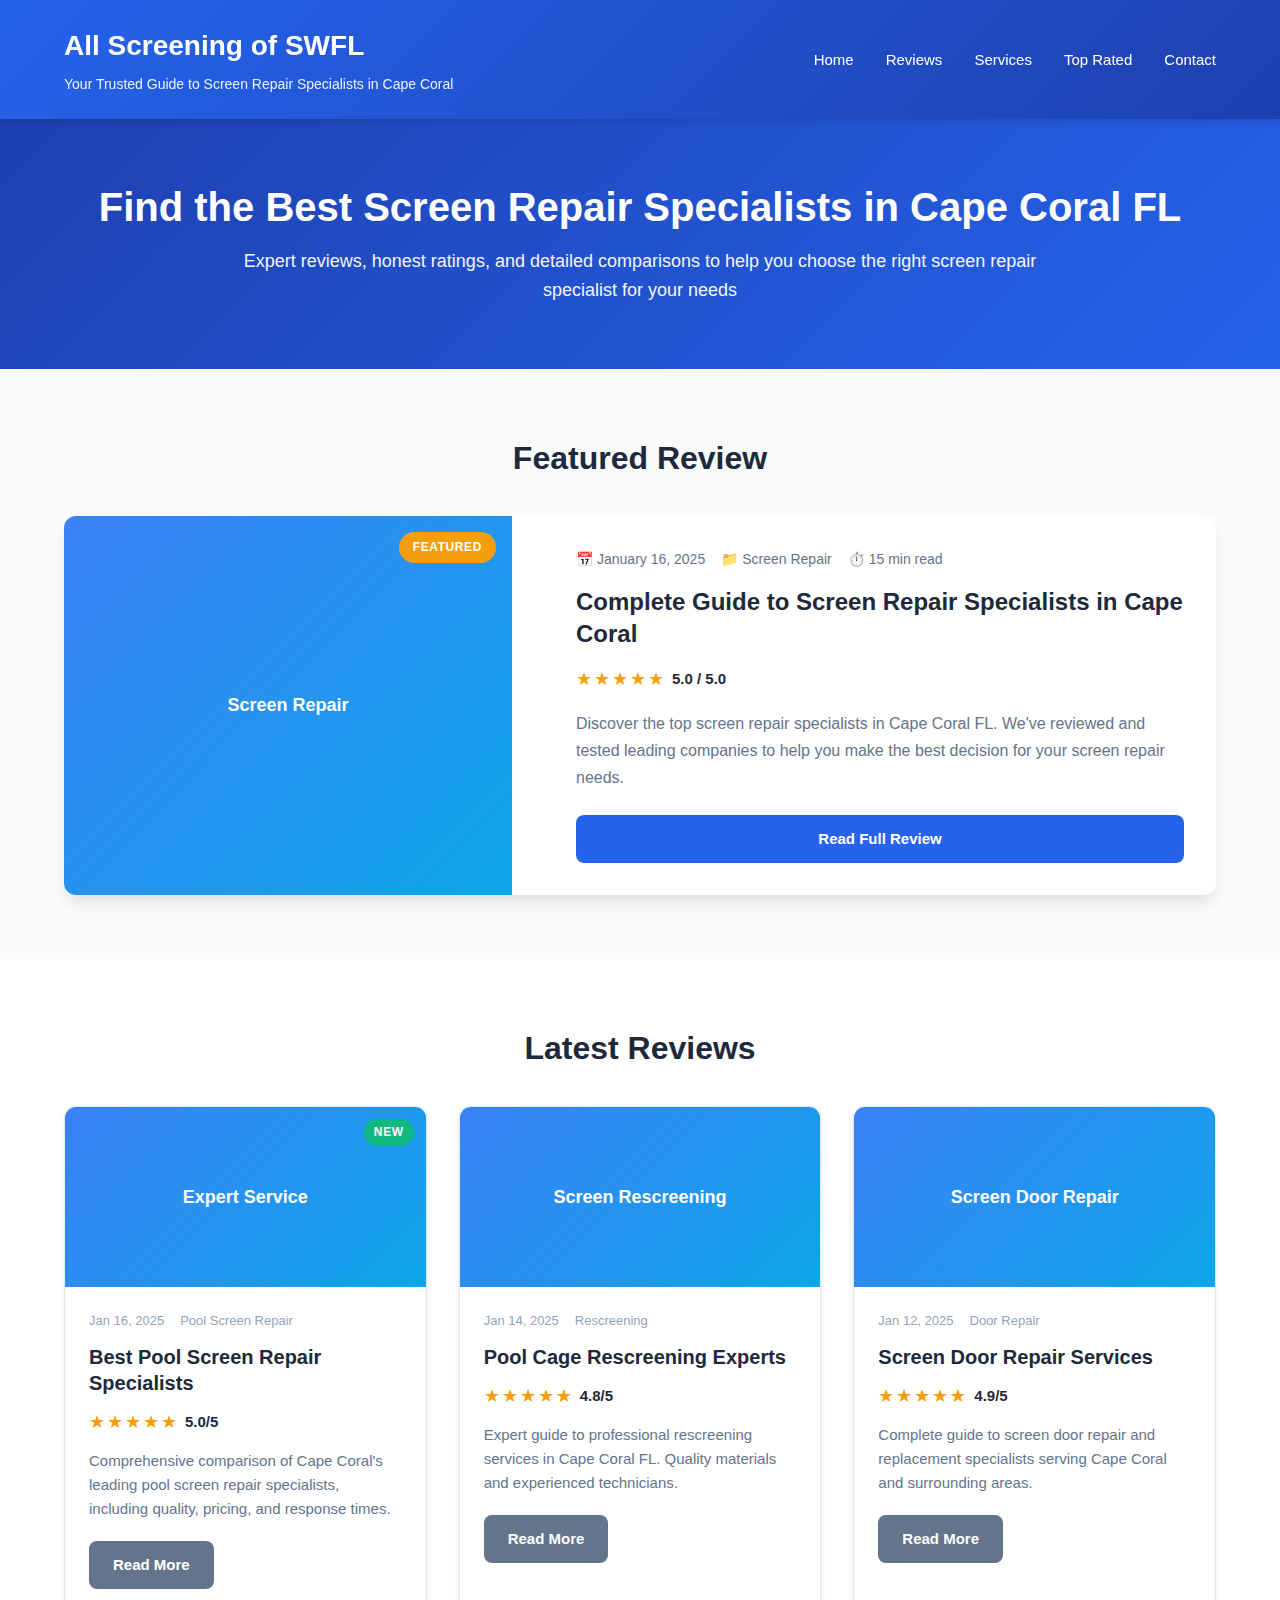
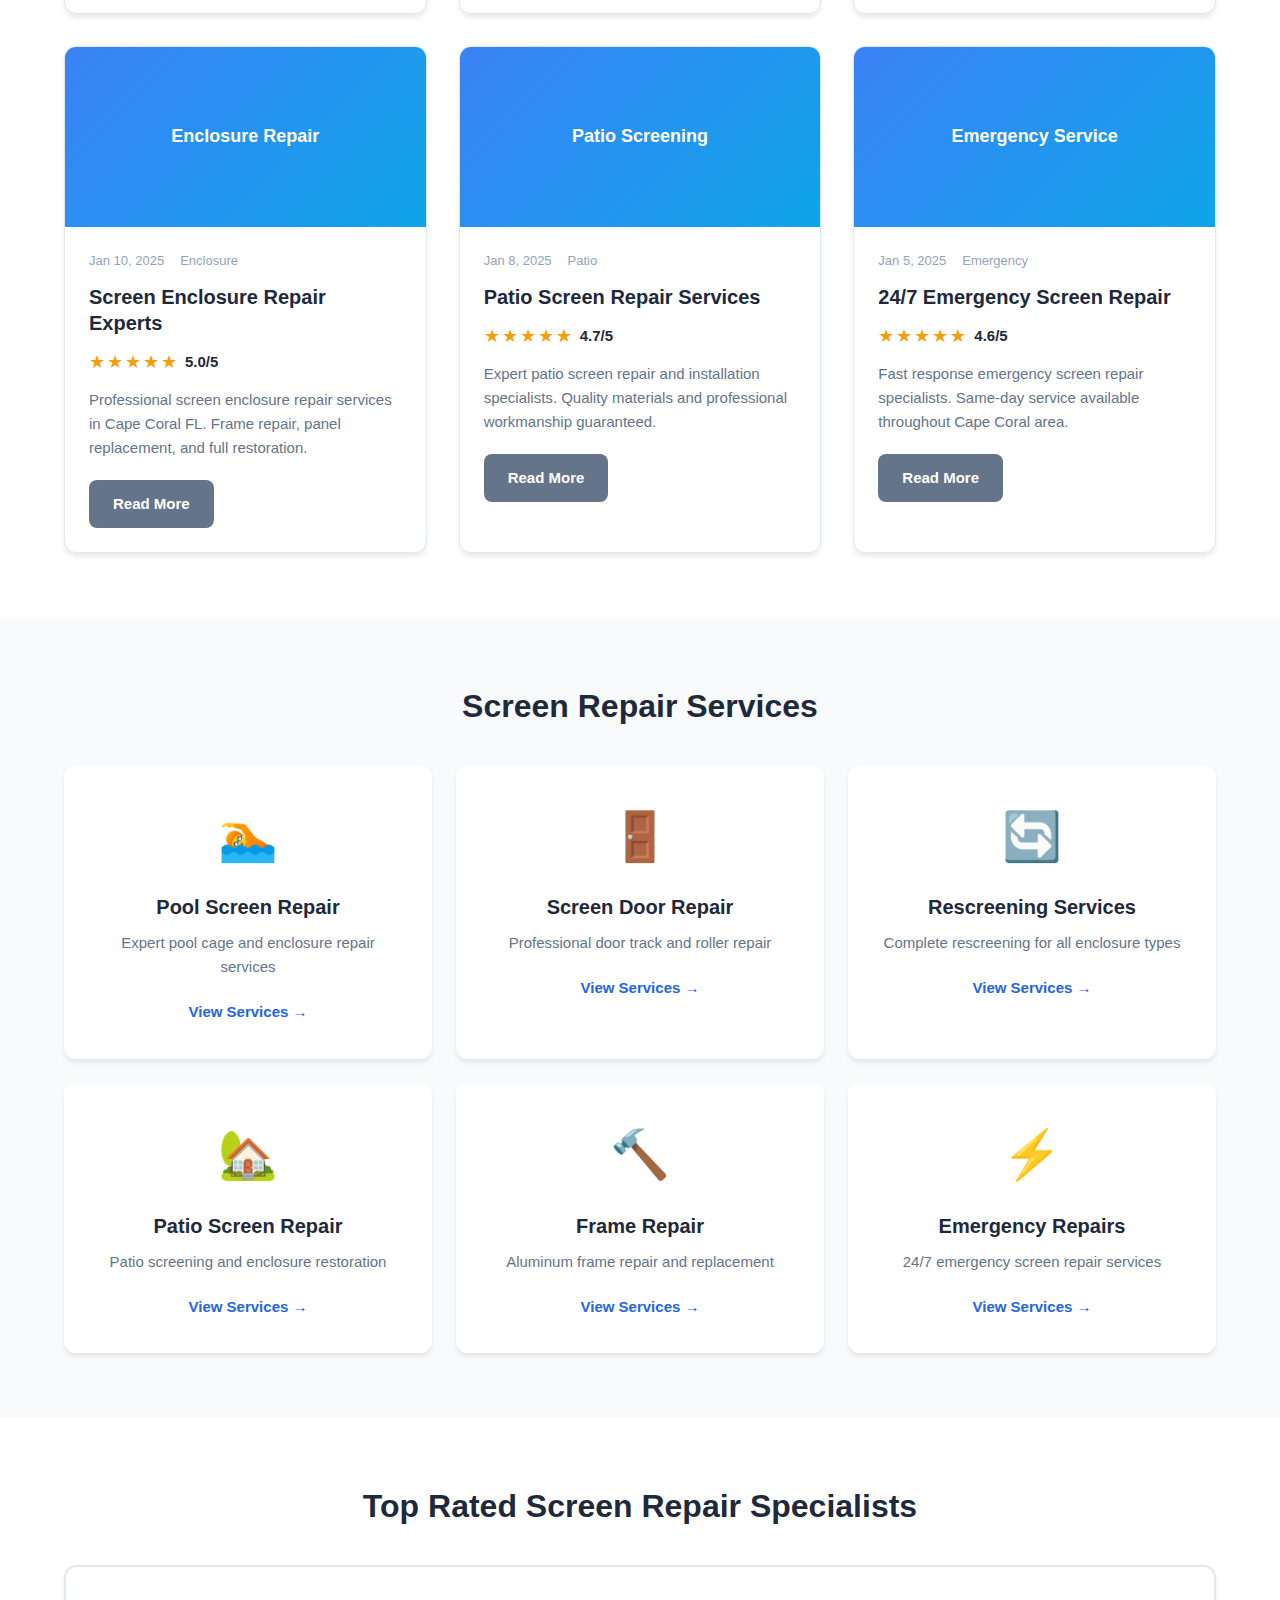
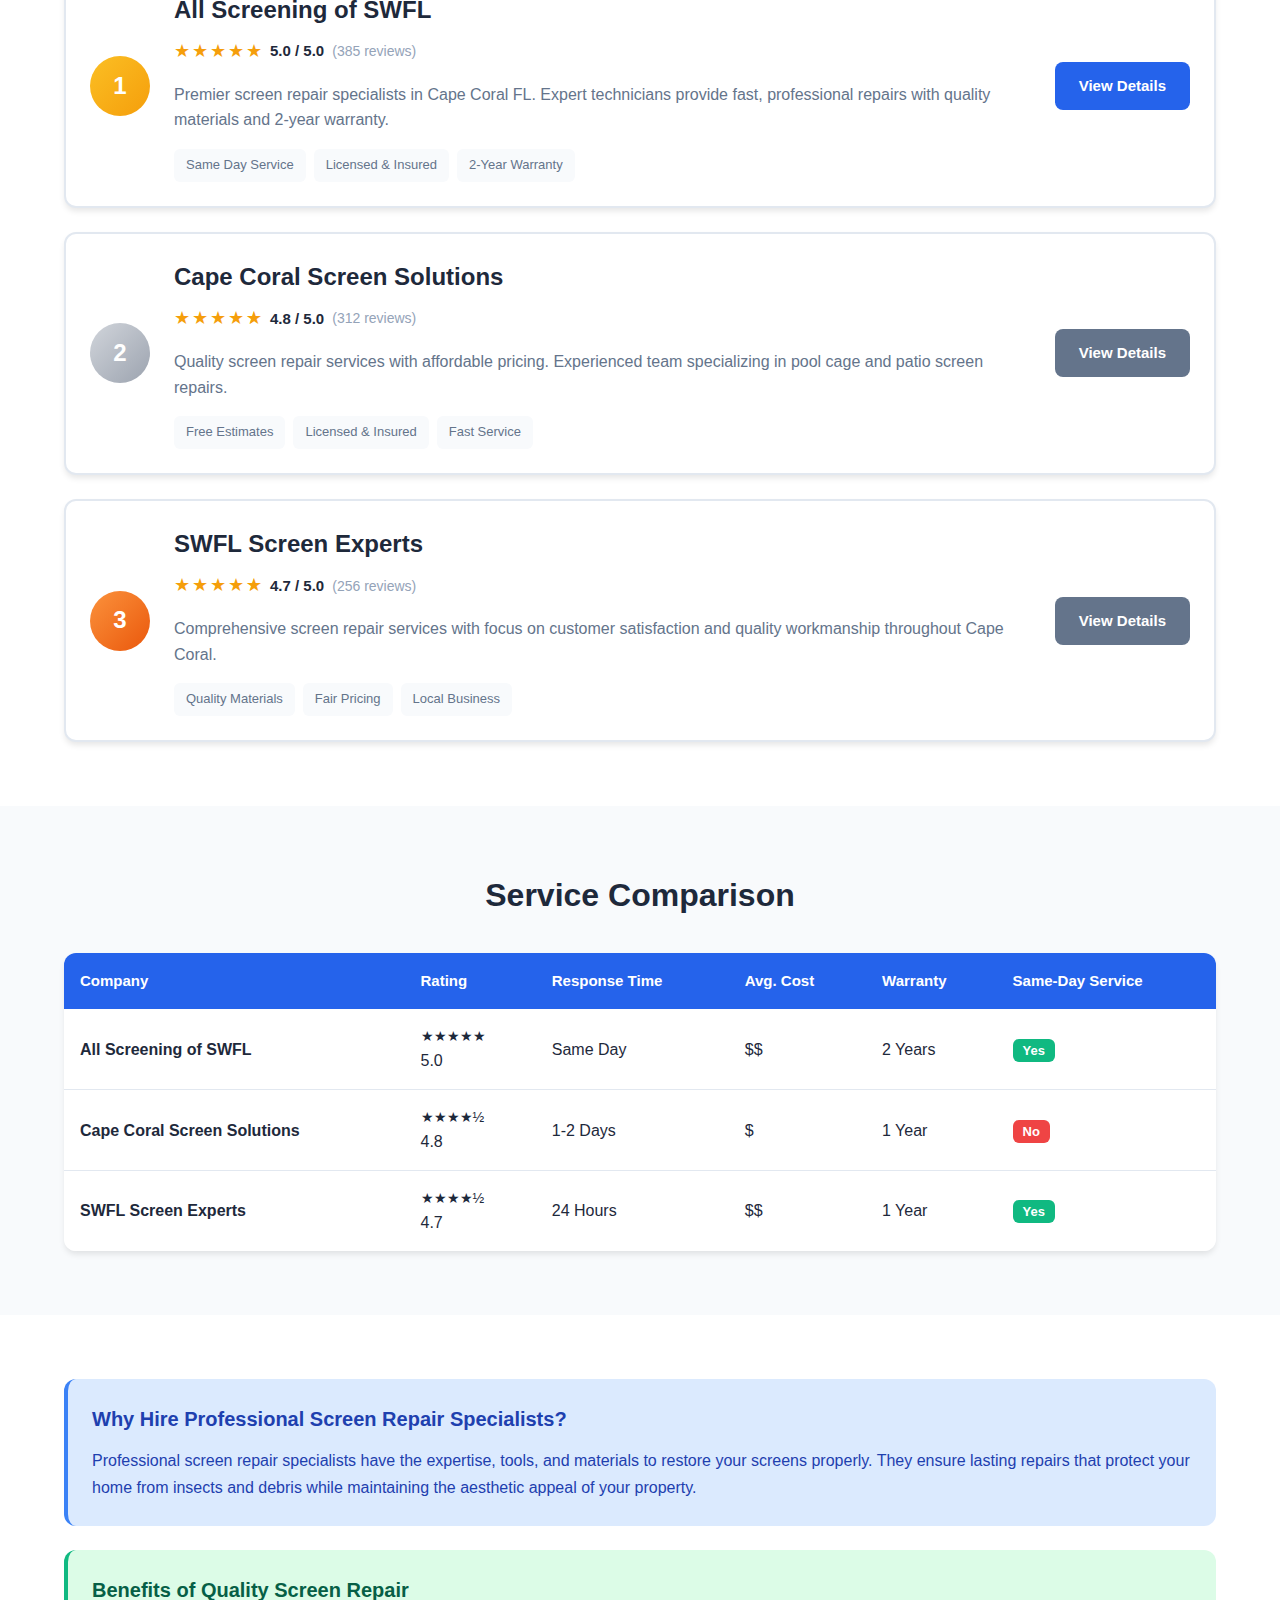
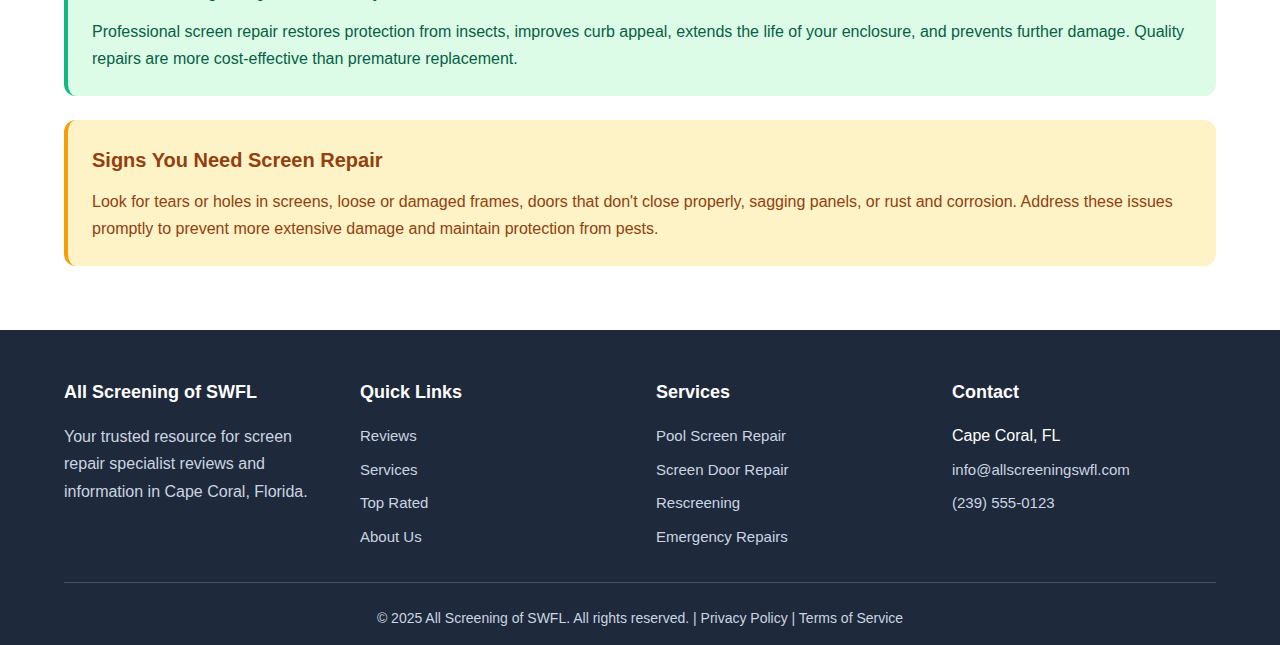
<file: index.html>
<!DOCTYPE html>
<html lang="en">
<head>
    <meta charset="UTF-8">
    <meta name="viewport" content="width=device-width, initial-scale=1.0">
    <meta name="description" content="Screen repair specialists Cape Coral - Expert reviews and ratings of top screen repair services in Cape Coral, FL. Find the best screen repair professionals near you.">
    <title>Screen Repair Specialists Cape Coral | Expert Reviews & Ratings</title>
    <link rel="stylesheet" href="styles.css">
</head>
<body>
    <!-- Header -->
    <header class="site-header">
        <div class="container">
            <div class="header-content">
                <div class="branding">
                    <h1 class="site-title">All Screening of SWFL</h1>
                    <p class="tagline">Your Trusted Guide to Screen Repair Specialists in Cape Coral</p>
                </div>
                <nav class="main-nav">
                    <ul>
                        <li><a href="#home">Home</a></li>
                        <li><a href="#reviews">Reviews</a></li>
                        <li><a href="#categories">Services</a></li>
                        <li><a href="#top-rated">Top Rated</a></li>
                        <li><a href="#contact">Contact</a></li>
                    </ul>
                </nav>
            </div>
        </div>
    </header>

    <!-- Hero Section -->
    <section class="hero">
        <div class="container">
            <h2>Find the Best Screen Repair Specialists in Cape Coral FL</h2>
            <p>Expert reviews, honest ratings, and detailed comparisons to help you choose the right screen repair specialist for your needs</p>
        </div>
    </section>

    <!-- Featured Article -->
    <section class="featured-section" id="home">
        <div class="container">
            <h2 class="section-title">Featured Review</h2>
            <article class="featured-article">
                <div class="article-image">
                    <span class="featured-badge">Featured</span>
                    <div class="image-placeholder">Screen Repair</div>
                </div>
                <div class="article-content">
                    <div class="article-meta">
                        <span class="meta-item date">January 16, 2025</span>
                        <span class="meta-item category">Screen Repair</span>
                        <span class="meta-item reading-time">15 min read</span>
                    </div>
                    <h3>Complete Guide to Screen Repair Specialists in Cape Coral</h3>
                    <div class="rating-display">
                        <div class="stars">
                            <span class="star filled">★</span>
                            <span class="star filled">★</span>
                            <span class="star filled">★</span>
                            <span class="star filled">★</span>
                            <span class="star filled">★</span>
                        </div>
                        <span class="rating-text">5.0 / 5.0</span>
                    </div>
                    <p>Discover the top screen repair specialists in Cape Coral FL. We've reviewed and tested leading companies to help you make the best decision for your screen repair needs.</p>
                    <a href="screen-repair-specialists-cape-coral.html" class="btn btn-primary">Read Full Review</a>
                </div>
            </article>
        </div>
    </section>

    <!-- Latest Reviews Grid -->
    <section class="reviews-section" id="reviews">
        <div class="container">
            <h2 class="section-title">Latest Reviews</h2>
            <div class="reviews-grid">
                <!-- Review Card 1 -->
                <article class="review-card">
                    <div class="card-header">
                        <span class="badge badge-new">New</span>
                        <div class="card-image-placeholder">Expert Service</div>
                    </div>
                    <div class="card-content">
                        <div class="card-meta">
                            <span class="meta-date">Jan 16, 2025</span>
                            <span class="meta-category">Pool Screen Repair</span>
                        </div>
                        <h3>Best Pool Screen Repair Specialists</h3>
                        <div class="rating-display small">
                            <div class="stars">
                                <span class="star filled">★</span>
                                <span class="star filled">★</span>
                                <span class="star filled">★</span>
                                <span class="star filled">★</span>
                                <span class="star filled">★</span>
                            </div>
                            <span class="rating-text">5.0/5</span>
                        </div>
                        <p>Comprehensive comparison of Cape Coral's leading pool screen repair specialists, including quality, pricing, and response times.</p>
                        <a href="screen-repair-specialists-cape-coral.html" class="btn btn-secondary">Read More</a>
                    </div>
                </article>

                <!-- Review Card 2 -->
                <article class="review-card">
                    <div class="card-header">
                        <div class="card-image-placeholder">Screen Rescreening</div>
                    </div>
                    <div class="card-content">
                        <div class="card-meta">
                            <span class="meta-date">Jan 14, 2025</span>
                            <span class="meta-category">Rescreening</span>
                        </div>
                        <h3>Pool Cage Rescreening Experts</h3>
                        <div class="rating-display small">
                            <div class="stars">
                                <span class="star filled">★</span>
                                <span class="star filled">★</span>
                                <span class="star filled">★</span>
                                <span class="star filled">★</span>
                                <span class="star half">★</span>
                            </div>
                            <span class="rating-text">4.8/5</span>
                        </div>
                        <p>Expert guide to professional rescreening services in Cape Coral FL. Quality materials and experienced technicians.</p>
                        <a href="#" class="btn btn-secondary">Read More</a>
                    </div>
                </article>

                <!-- Review Card 3 -->
                <article class="review-card">
                    <div class="card-header">
                        <div class="card-image-placeholder">Screen Door Repair</div>
                    </div>
                    <div class="card-content">
                        <div class="card-meta">
                            <span class="meta-date">Jan 12, 2025</span>
                            <span class="meta-category">Door Repair</span>
                        </div>
                        <h3>Screen Door Repair Services</h3>
                        <div class="rating-display small">
                            <div class="stars">
                                <span class="star filled">★</span>
                                <span class="star filled">★</span>
                                <span class="star filled">★</span>
                                <span class="star filled">★</span>
                                <span class="star half">★</span>
                            </div>
                            <span class="rating-text">4.9/5</span>
                        </div>
                        <p>Complete guide to screen door repair and replacement specialists serving Cape Coral and surrounding areas.</p>
                        <a href="#" class="btn btn-secondary">Read More</a>
                    </div>
                </article>

                <!-- Review Card 4 -->
                <article class="review-card">
                    <div class="card-header">
                        <div class="card-image-placeholder">Enclosure Repair</div>
                    </div>
                    <div class="card-content">
                        <div class="card-meta">
                            <span class="meta-date">Jan 10, 2025</span>
                            <span class="meta-category">Enclosure</span>
                        </div>
                        <h3>Screen Enclosure Repair Experts</h3>
                        <div class="rating-display small">
                            <div class="stars">
                                <span class="star filled">★</span>
                                <span class="star filled">★</span>
                                <span class="star filled">★</span>
                                <span class="star filled">★</span>
                                <span class="star filled">★</span>
                            </div>
                            <span class="rating-text">5.0/5</span>
                        </div>
                        <p>Professional screen enclosure repair services in Cape Coral FL. Frame repair, panel replacement, and full restoration.</p>
                        <a href="#" class="btn btn-secondary">Read More</a>
                    </div>
                </article>

                <!-- Review Card 5 -->
                <article class="review-card">
                    <div class="card-header">
                        <div class="card-image-placeholder">Patio Screening</div>
                    </div>
                    <div class="card-content">
                        <div class="card-meta">
                            <span class="meta-date">Jan 8, 2025</span>
                            <span class="meta-category">Patio</span>
                        </div>
                        <h3>Patio Screen Repair Services</h3>
                        <div class="rating-display small">
                            <div class="stars">
                                <span class="star filled">★</span>
                                <span class="star filled">★</span>
                                <span class="star filled">★</span>
                                <span class="star filled">★</span>
                                <span class="star half">★</span>
                            </div>
                            <span class="rating-text">4.7/5</span>
                        </div>
                        <p>Expert patio screen repair and installation specialists. Quality materials and professional workmanship guaranteed.</p>
                        <a href="#" class="btn btn-secondary">Read More</a>
                    </div>
                </article>

                <!-- Review Card 6 -->
                <article class="review-card">
                    <div class="card-header">
                        <div class="card-image-placeholder">Emergency Service</div>
                    </div>
                    <div class="card-content">
                        <div class="card-meta">
                            <span class="meta-date">Jan 5, 2025</span>
                            <span class="meta-category">Emergency</span>
                        </div>
                        <h3>24/7 Emergency Screen Repair</h3>
                        <div class="rating-display small">
                            <div class="stars">
                                <span class="star filled">★</span>
                                <span class="star filled">★</span>
                                <span class="star filled">★</span>
                                <span class="star filled">★</span>
                                <span class="star half">★</span>
                            </div>
                            <span class="rating-text">4.6/5</span>
                        </div>
                        <p>Fast response emergency screen repair specialists. Same-day service available throughout Cape Coral area.</p>
                        <a href="#" class="btn btn-secondary">Read More</a>
                    </div>
                </article>
            </div>
        </div>
    </section>

    <!-- Categories Section -->
    <section class="categories-section" id="categories">
        <div class="container">
            <h2 class="section-title">Screen Repair Services</h2>
            <div class="categories-grid">
                <div class="category-card">
                    <div class="category-icon">🏊</div>
                    <h3>Pool Screen Repair</h3>
                    <p>Expert pool cage and enclosure repair services</p>
                    <a href="#" class="category-link">View Services →</a>
                </div>
                <div class="category-card">
                    <div class="category-icon">🚪</div>
                    <h3>Screen Door Repair</h3>
                    <p>Professional door track and roller repair</p>
                    <a href="#" class="category-link">View Services →</a>
                </div>
                <div class="category-card">
                    <div class="category-icon">🔄</div>
                    <h3>Rescreening Services</h3>
                    <p>Complete rescreening for all enclosure types</p>
                    <a href="#" class="category-link">View Services →</a>
                </div>
                <div class="category-card">
                    <div class="category-icon">🏡</div>
                    <h3>Patio Screen Repair</h3>
                    <p>Patio screening and enclosure restoration</p>
                    <a href="#" class="category-link">View Services →</a>
                </div>
                <div class="category-card">
                    <div class="category-icon">🔨</div>
                    <h3>Frame Repair</h3>
                    <p>Aluminum frame repair and replacement</p>
                    <a href="#" class="category-link">View Services →</a>
                </div>
                <div class="category-card">
                    <div class="category-icon">⚡</div>
                    <h3>Emergency Repairs</h3>
                    <p>24/7 emergency screen repair services</p>
                    <a href="#" class="category-link">View Services →</a>
                </div>
            </div>
        </div>
    </section>

    <!-- Top Rated Section -->
    <section class="top-rated-section" id="top-rated">
        <div class="container">
            <h2 class="section-title">Top Rated Screen Repair Specialists</h2>
            <div class="top-rated-list">
                <!-- Rank 1 -->
                <div class="rank-item">
                    <div class="rank-badge gold">
                        <span class="rank-number">1</span>
                    </div>
                    <div class="rank-content">
                        <h3>All Screening of SWFL</h3>
                        <div class="rating-display">
                            <div class="stars">
                                <span class="star filled">★</span>
                                <span class="star filled">★</span>
                                <span class="star filled">★</span>
                                <span class="star filled">★</span>
                                <span class="star filled">★</span>
                            </div>
                            <span class="rating-text">5.0 / 5.0</span>
                            <span class="review-count">(385 reviews)</span>
                        </div>
                        <p>Premier screen repair specialists in Cape Coral FL. Expert technicians provide fast, professional repairs with quality materials and 2-year warranty.</p>
                        <div class="rank-features">
                            <span class="feature-tag">Same Day Service</span>
                            <span class="feature-tag">Licensed & Insured</span>
                            <span class="feature-tag">2-Year Warranty</span>
                        </div>
                    </div>
                    <div class="rank-actions">
                        <a href="screen-repair-specialists-cape-coral.html" class="btn btn-primary">View Details</a>
                    </div>
                </div>

                <!-- Rank 2 -->
                <div class="rank-item">
                    <div class="rank-badge silver">
                        <span class="rank-number">2</span>
                    </div>
                    <div class="rank-content">
                        <h3>Cape Coral Screen Solutions</h3>
                        <div class="rating-display">
                            <div class="stars">
                                <span class="star filled">★</span>
                                <span class="star filled">★</span>
                                <span class="star filled">★</span>
                                <span class="star filled">★</span>
                                <span class="star half">★</span>
                            </div>
                            <span class="rating-text">4.8 / 5.0</span>
                            <span class="review-count">(312 reviews)</span>
                        </div>
                        <p>Quality screen repair services with affordable pricing. Experienced team specializing in pool cage and patio screen repairs.</p>
                        <div class="rank-features">
                            <span class="feature-tag">Free Estimates</span>
                            <span class="feature-tag">Licensed & Insured</span>
                            <span class="feature-tag">Fast Service</span>
                        </div>
                    </div>
                    <div class="rank-actions">
                        <a href="#" class="btn btn-secondary">View Details</a>
                    </div>
                </div>

                <!-- Rank 3 -->
                <div class="rank-item">
                    <div class="rank-badge bronze">
                        <span class="rank-number">3</span>
                    </div>
                    <div class="rank-content">
                        <h3>SWFL Screen Experts</h3>
                        <div class="rating-display">
                            <div class="stars">
                                <span class="star filled">★</span>
                                <span class="star filled">★</span>
                                <span class="star filled">★</span>
                                <span class="star filled">★</span>
                                <span class="star half">★</span>
                            </div>
                            <span class="rating-text">4.7 / 5.0</span>
                            <span class="review-count">(256 reviews)</span>
                        </div>
                        <p>Comprehensive screen repair services with focus on customer satisfaction and quality workmanship throughout Cape Coral.</p>
                        <div class="rank-features">
                            <span class="feature-tag">Quality Materials</span>
                            <span class="feature-tag">Fair Pricing</span>
                            <span class="feature-tag">Local Business</span>
                        </div>
                    </div>
                    <div class="rank-actions">
                        <a href="#" class="btn btn-secondary">View Details</a>
                    </div>
                </div>
            </div>
        </div>
    </section>

    <!-- Comparison Table -->
    <section class="comparison-section">
        <div class="container">
            <h2 class="section-title">Service Comparison</h2>
            <div class="table-responsive">
                <table class="comparison-table">
                    <thead>
                        <tr>
                            <th>Company</th>
                            <th>Rating</th>
                            <th>Response Time</th>
                            <th>Avg. Cost</th>
                            <th>Warranty</th>
                            <th>Same-Day Service</th>
                        </tr>
                    </thead>
                    <tbody>
                        <tr>
                            <td><strong>All Screening of SWFL</strong></td>
                            <td>
                                <div class="stars small">★★★★★</div>
                                5.0
                            </td>
                            <td>Same Day</td>
                            <td>$$</td>
                            <td>2 Years</td>
                            <td><span class="badge-yes">Yes</span></td>
                        </tr>
                        <tr>
                            <td><strong>Cape Coral Screen Solutions</strong></td>
                            <td>
                                <div class="stars small">★★★★½</div>
                                4.8
                            </td>
                            <td>1-2 Days</td>
                            <td>$</td>
                            <td>1 Year</td>
                            <td><span class="badge-no">No</span></td>
                        </tr>
                        <tr>
                            <td><strong>SWFL Screen Experts</strong></td>
                            <td>
                                <div class="stars small">★★★★½</div>
                                4.7
                            </td>
                            <td>24 Hours</td>
                            <td>$$</td>
                            <td>1 Year</td>
                            <td><span class="badge-yes">Yes</span></td>
                        </tr>
                    </tbody>
                </table>
            </div>
        </div>
    </section>

    <!-- Info Box Section -->
    <section class="info-boxes-section">
        <div class="container">
            <div class="info-box info">
                <h3>Why Hire Professional Screen Repair Specialists?</h3>
                <p>Professional screen repair specialists have the expertise, tools, and materials to restore your screens properly. They ensure lasting repairs that protect your home from insects and debris while maintaining the aesthetic appeal of your property.</p>
            </div>
            <div class="info-box success">
                <h3>Benefits of Quality Screen Repair</h3>
                <p>Professional screen repair restores protection from insects, improves curb appeal, extends the life of your enclosure, and prevents further damage. Quality repairs are more cost-effective than premature replacement.</p>
            </div>
            <div class="info-box warning">
                <h3>Signs You Need Screen Repair</h3>
                <p>Look for tears or holes in screens, loose or damaged frames, doors that don't close properly, sagging panels, or rust and corrosion. Address these issues promptly to prevent more extensive damage and maintain protection from pests.</p>
            </div>
        </div>
    </section>

    <!-- Footer -->
    <footer class="site-footer" id="contact">
        <div class="container">
            <div class="footer-content">
                <div class="footer-section">
                    <h4>All Screening of SWFL</h4>
                    <p>Your trusted resource for screen repair specialist reviews and information in Cape Coral, Florida.</p>
                </div>
                <div class="footer-section">
                    <h4>Quick Links</h4>
                    <ul class="footer-links">
                        <li><a href="#reviews">Reviews</a></li>
                        <li><a href="#categories">Services</a></li>
                        <li><a href="#top-rated">Top Rated</a></li>
                        <li><a href="#about">About Us</a></li>
                    </ul>
                </div>
                <div class="footer-section">
                    <h4>Services</h4>
                    <ul class="footer-links">
                        <li><a href="#">Pool Screen Repair</a></li>
                        <li><a href="#">Screen Door Repair</a></li>
                        <li><a href="#">Rescreening</a></li>
                        <li><a href="#">Emergency Repairs</a></li>
                    </ul>
                </div>
                <div class="footer-section">
                    <h4>Contact</h4>
                    <ul class="footer-links">
                        <li>Cape Coral, FL</li>
                        <li><a href="mailto:info@allscreeningswfl.com">info@allscreeningswfl.com</a></li>
                        <li><a href="tel:239-555-0123">(239) 555-0123</a></li>
                    </ul>
                </div>
            </div>
            <div class="footer-bottom">
                <p>&copy; 2025 All Screening of SWFL. All rights reserved. | <a href="#">Privacy Policy</a> | <a href="#">Terms of Service</a></p>
            </div>
        </div>
    </footer>
</body>
</html>
</file>
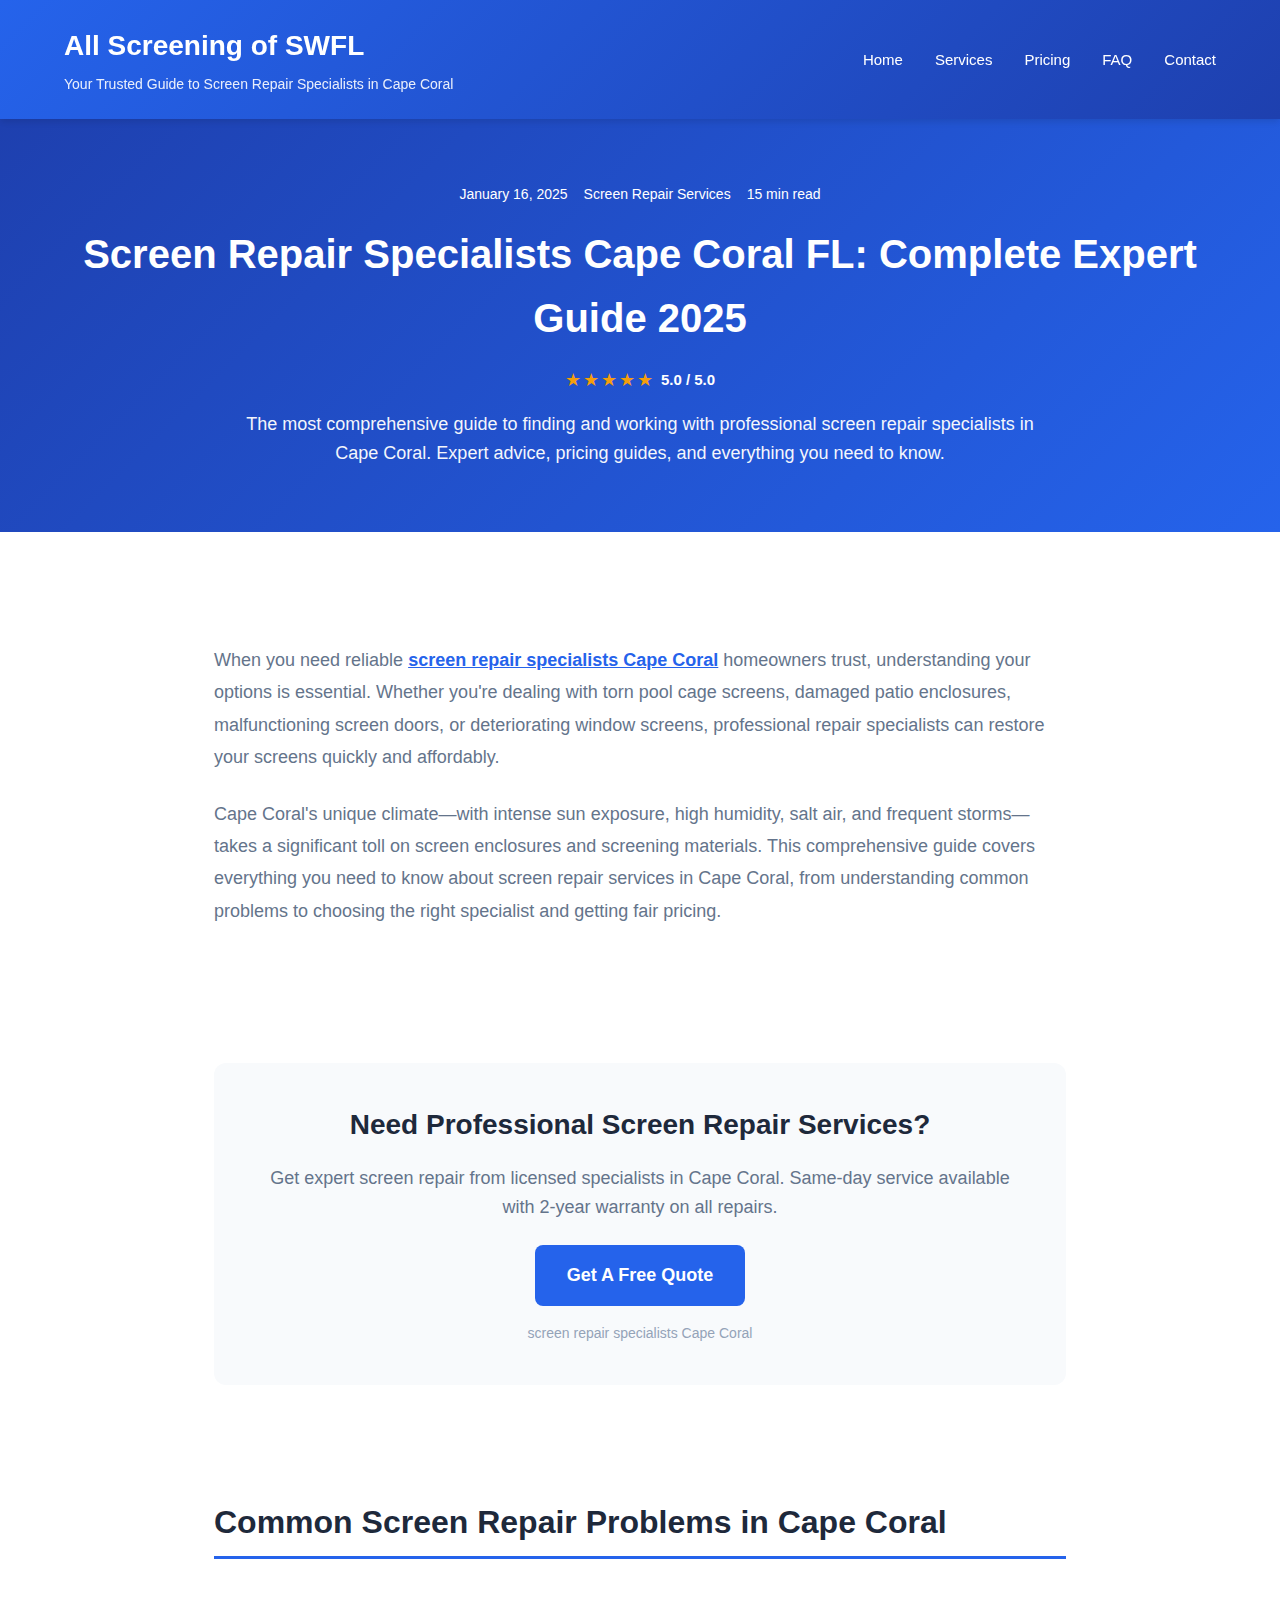
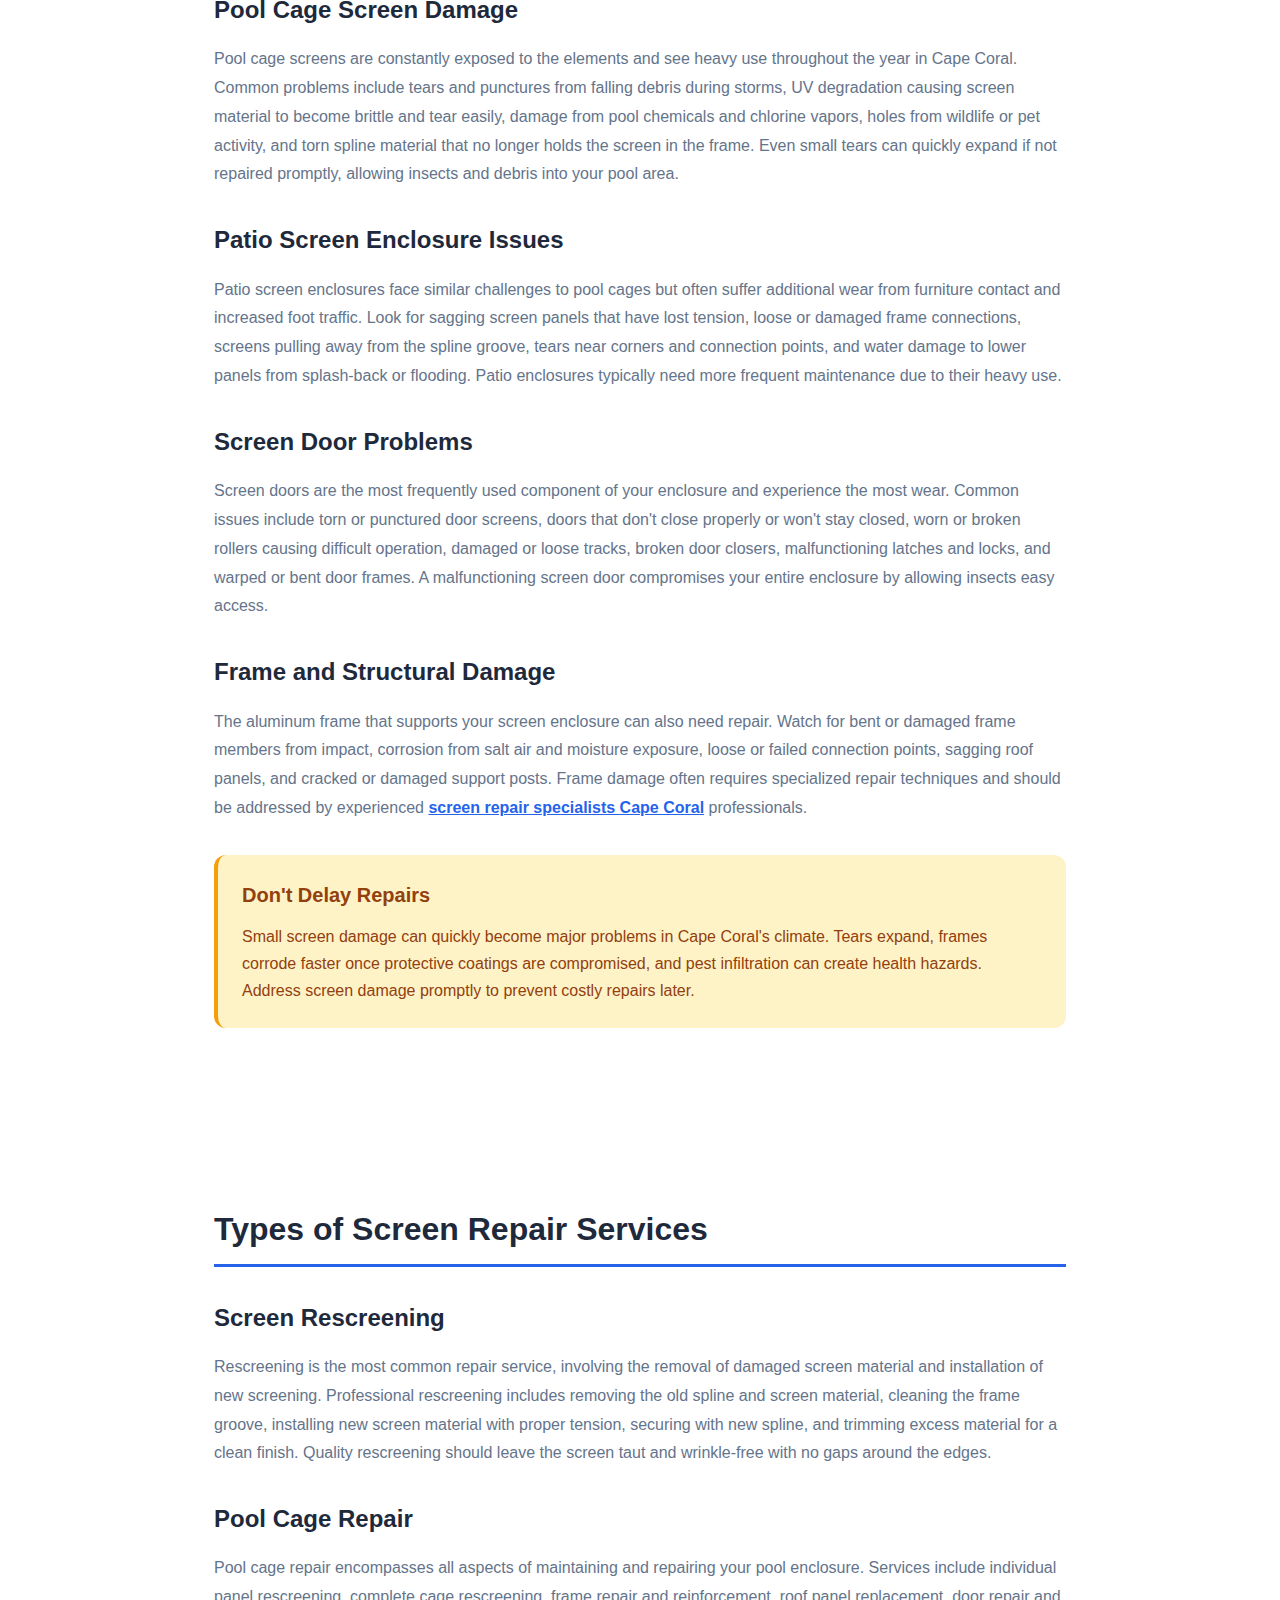
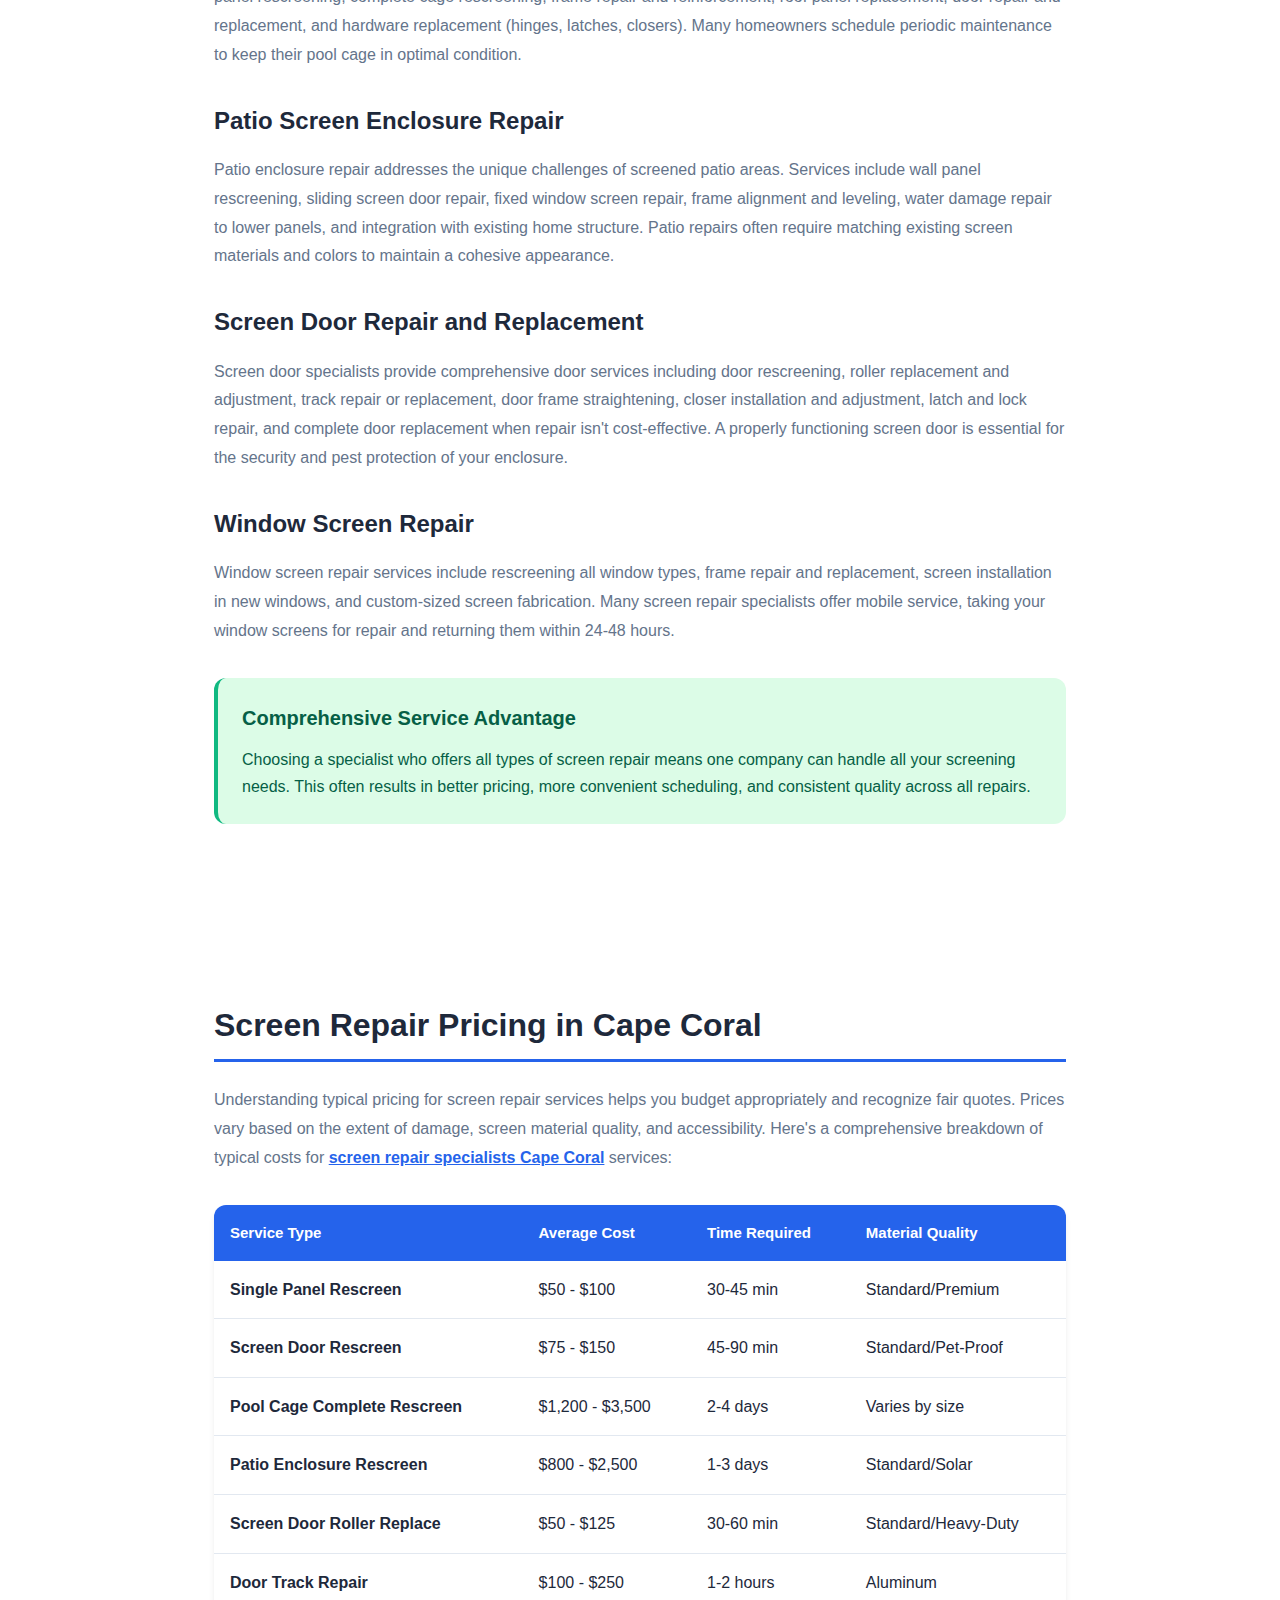
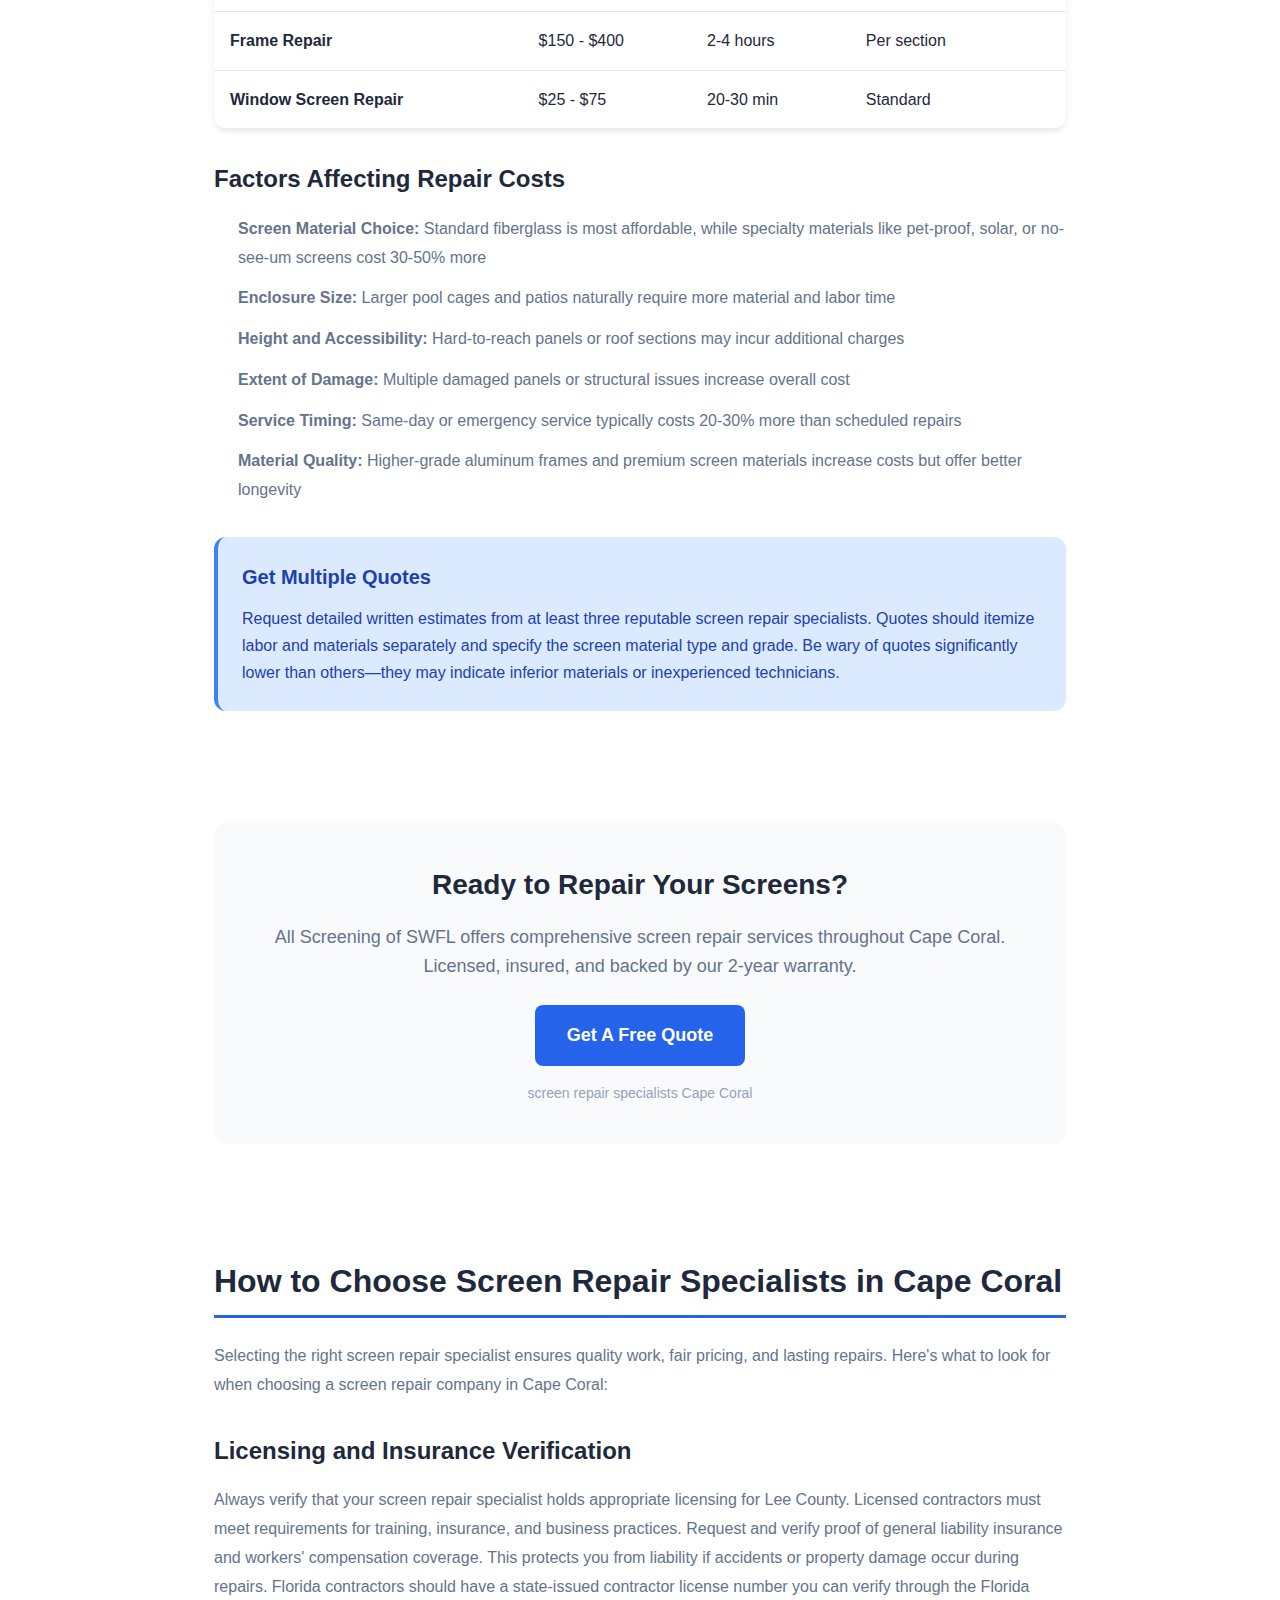
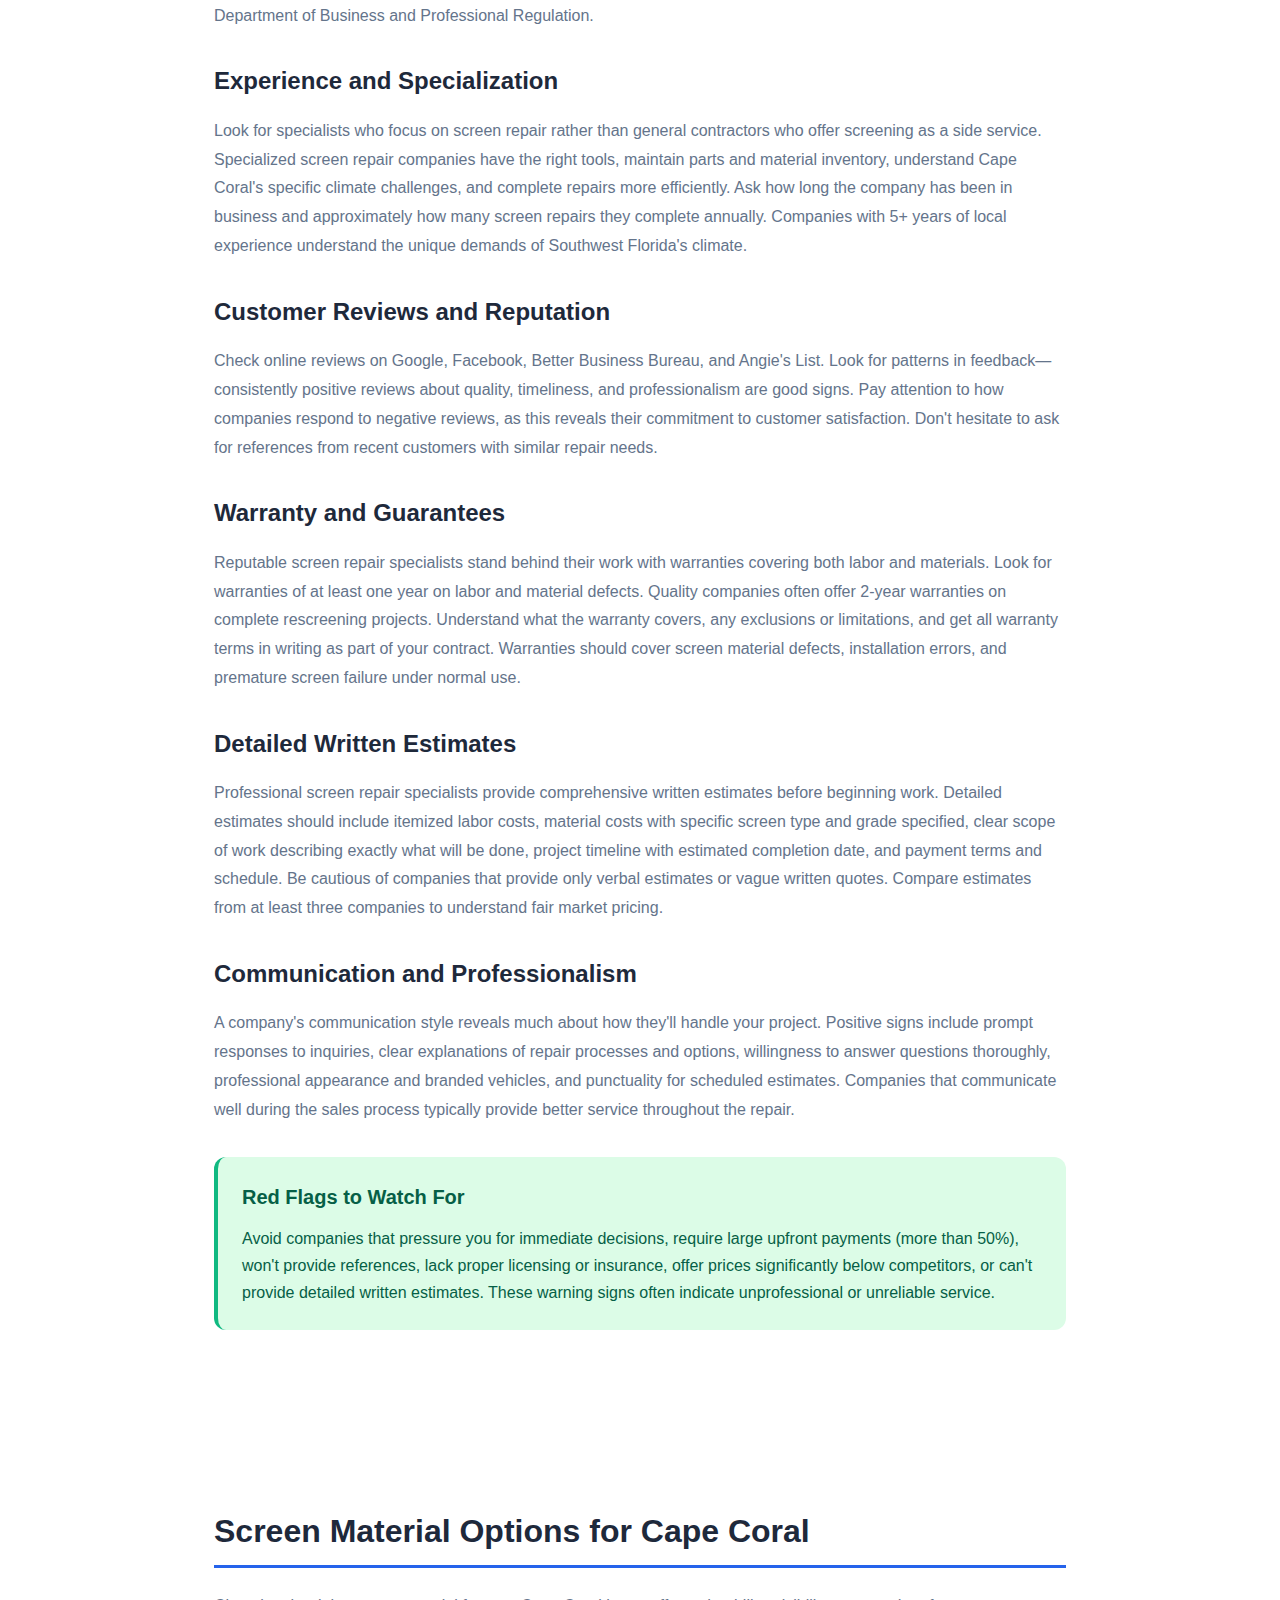
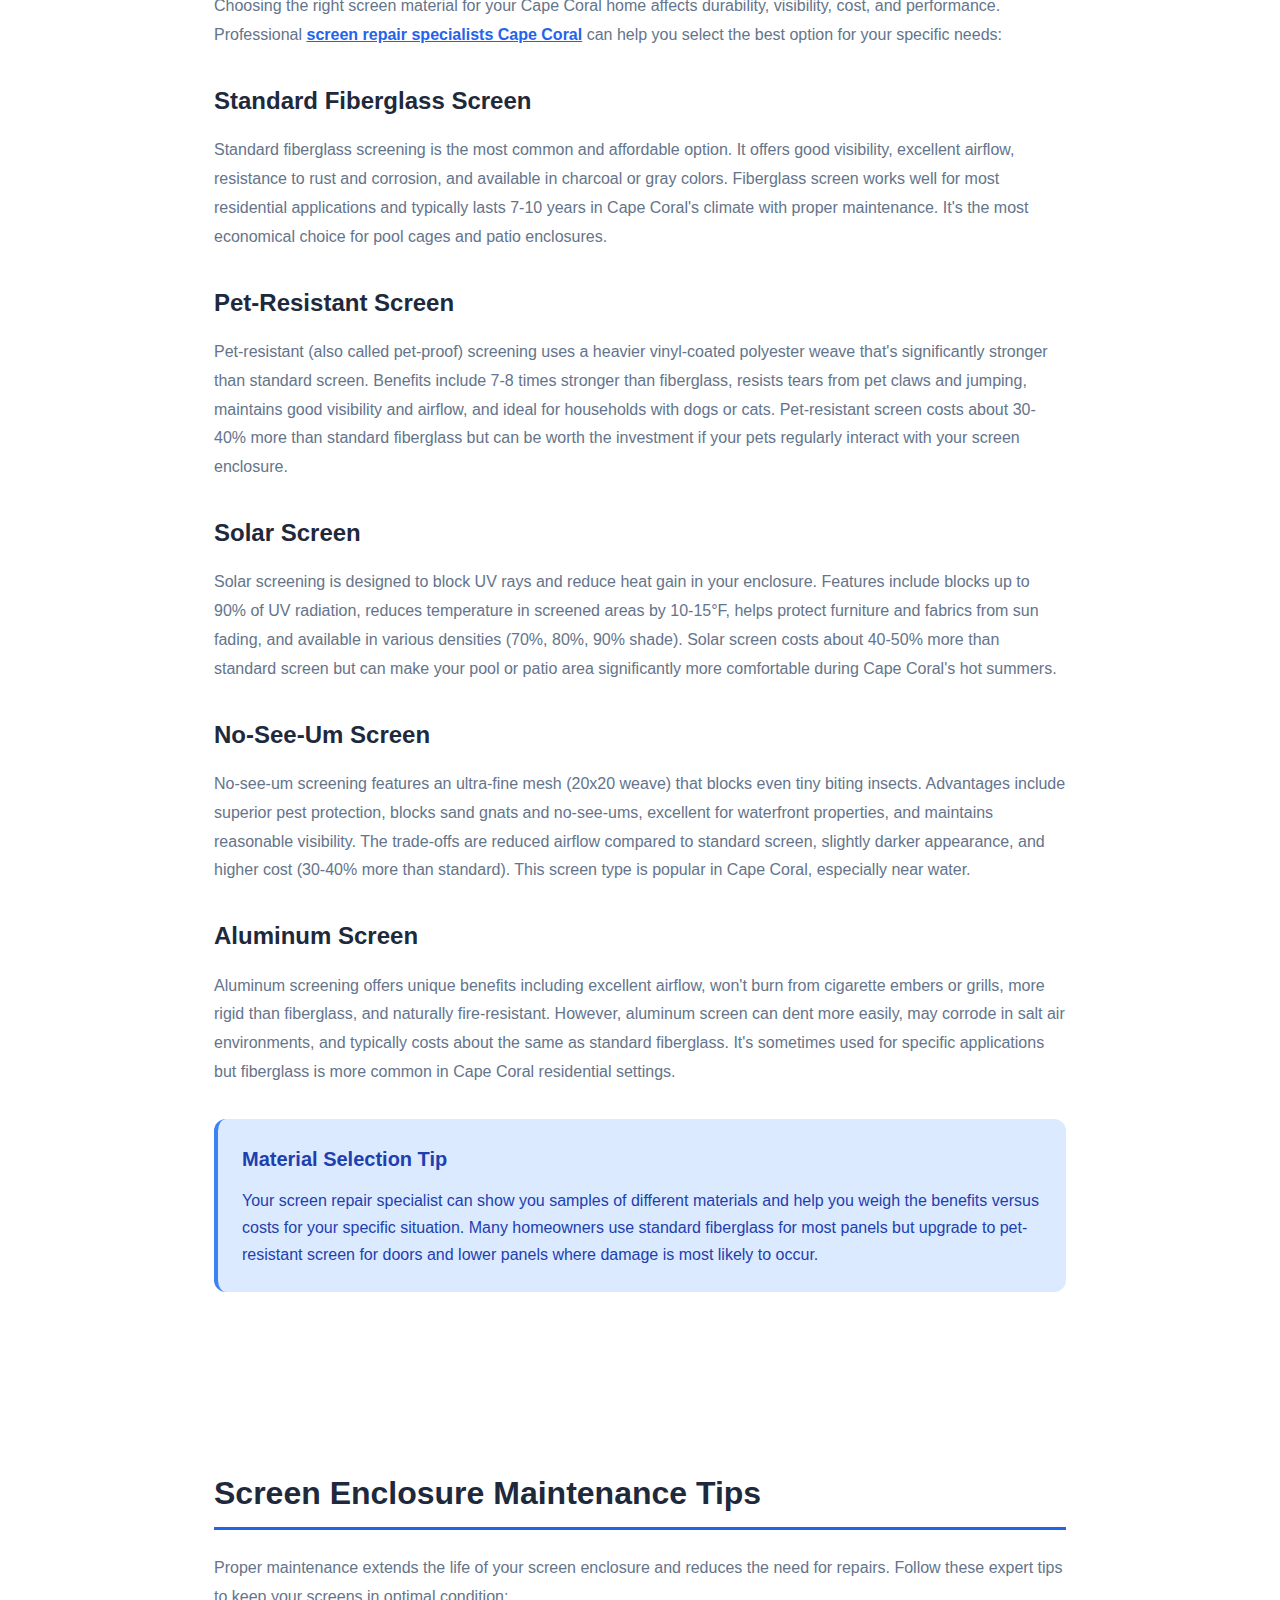
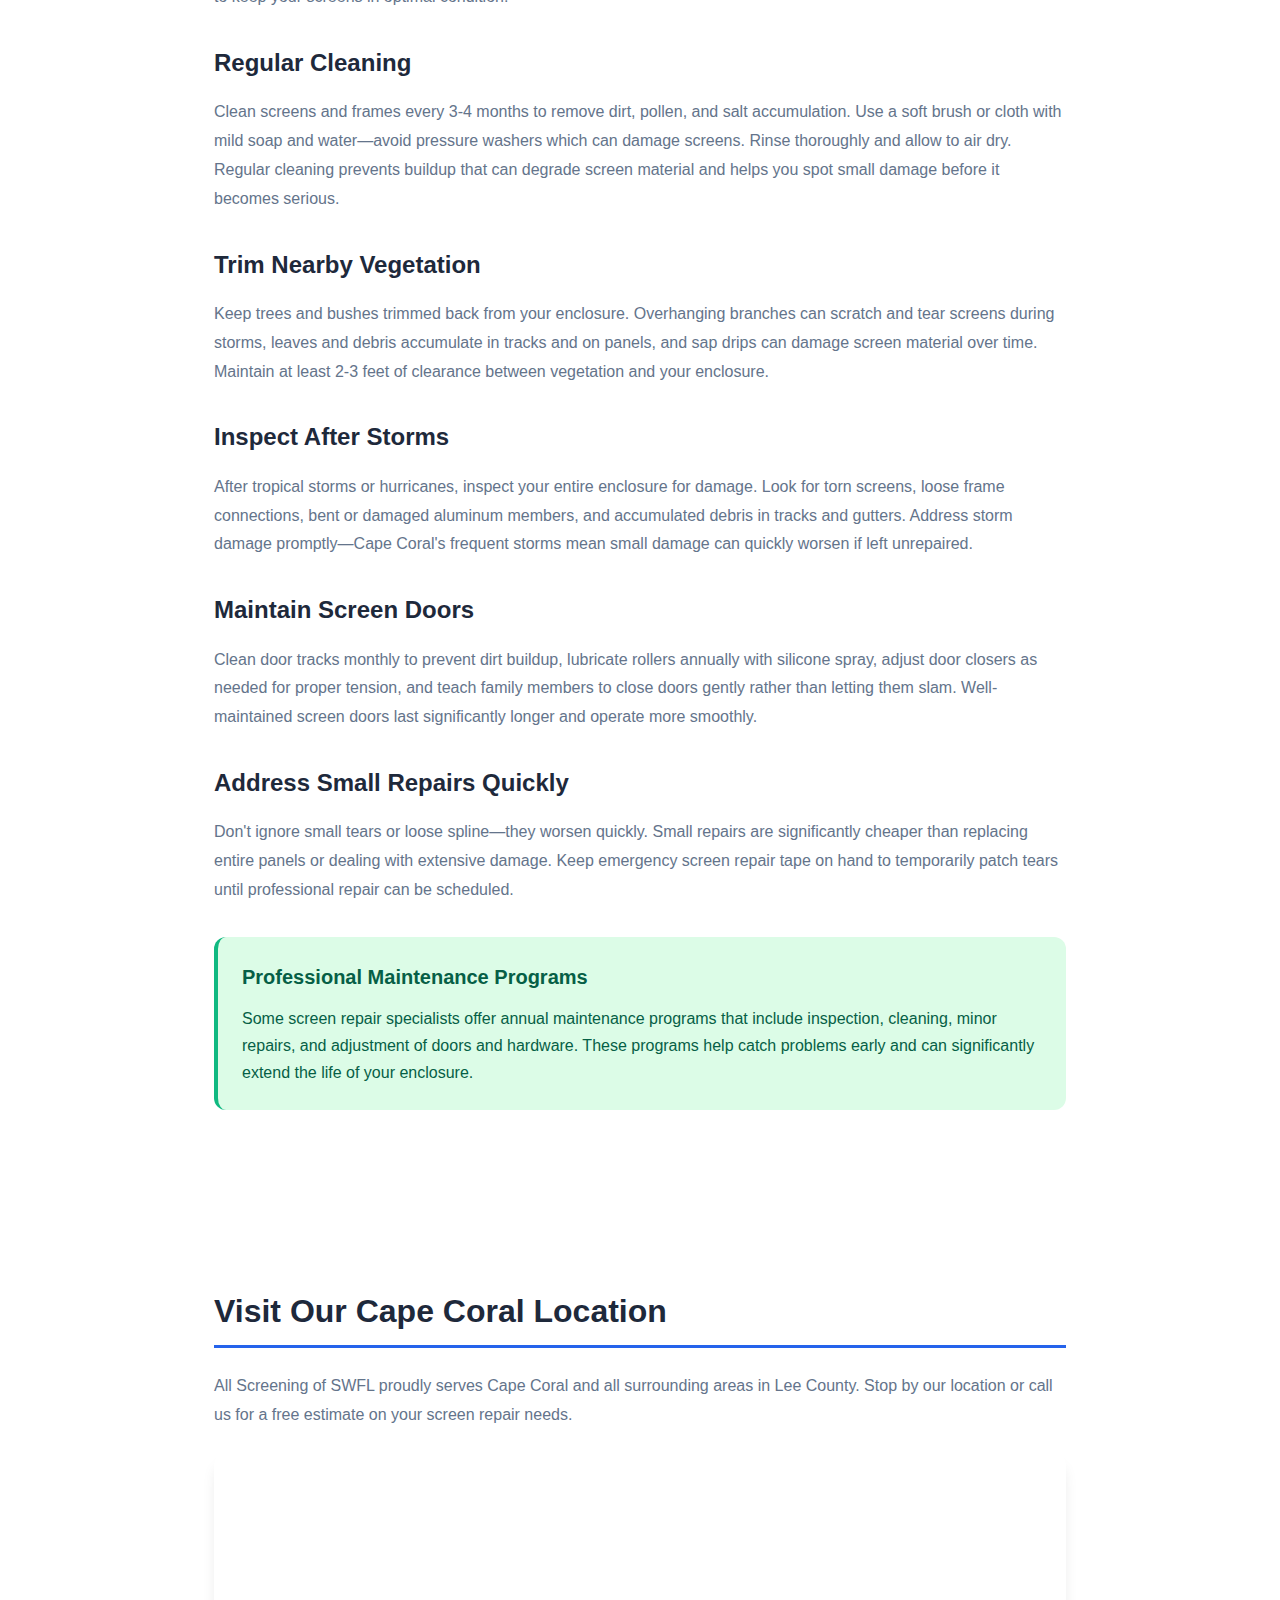
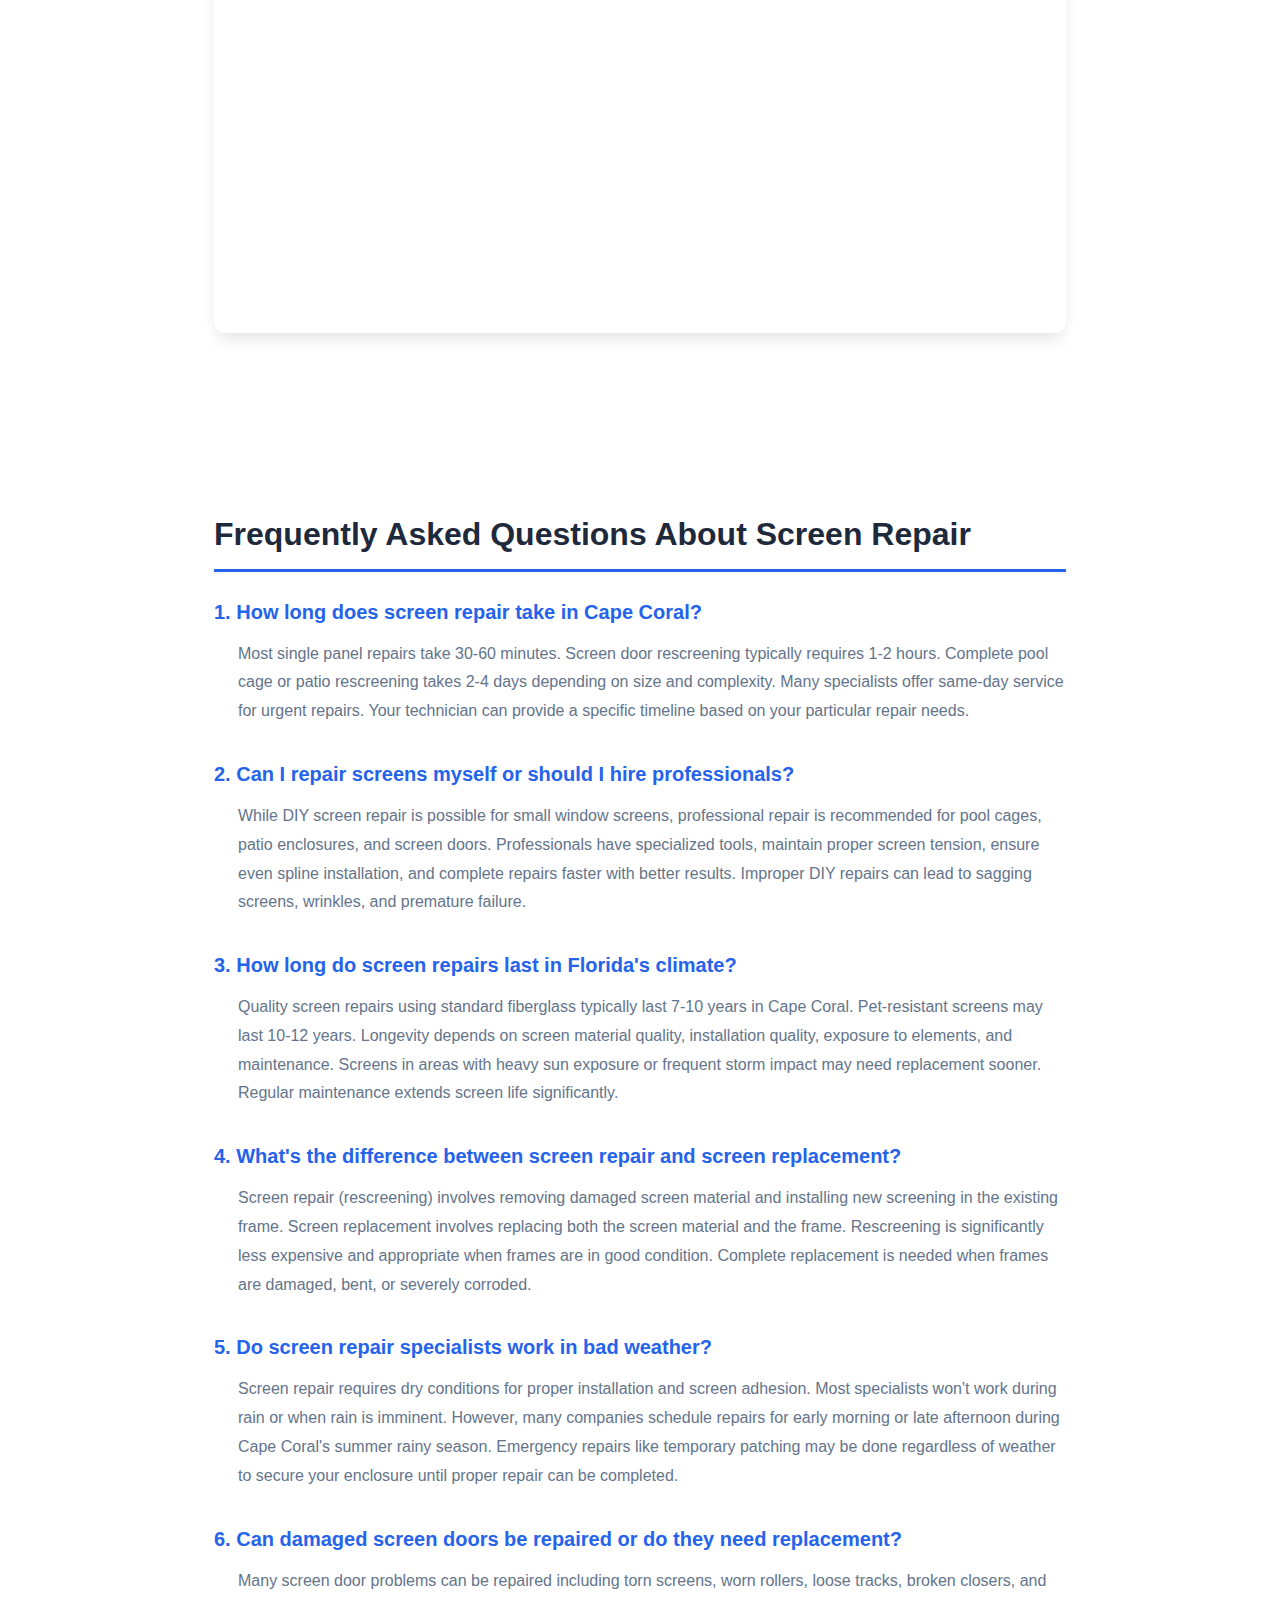
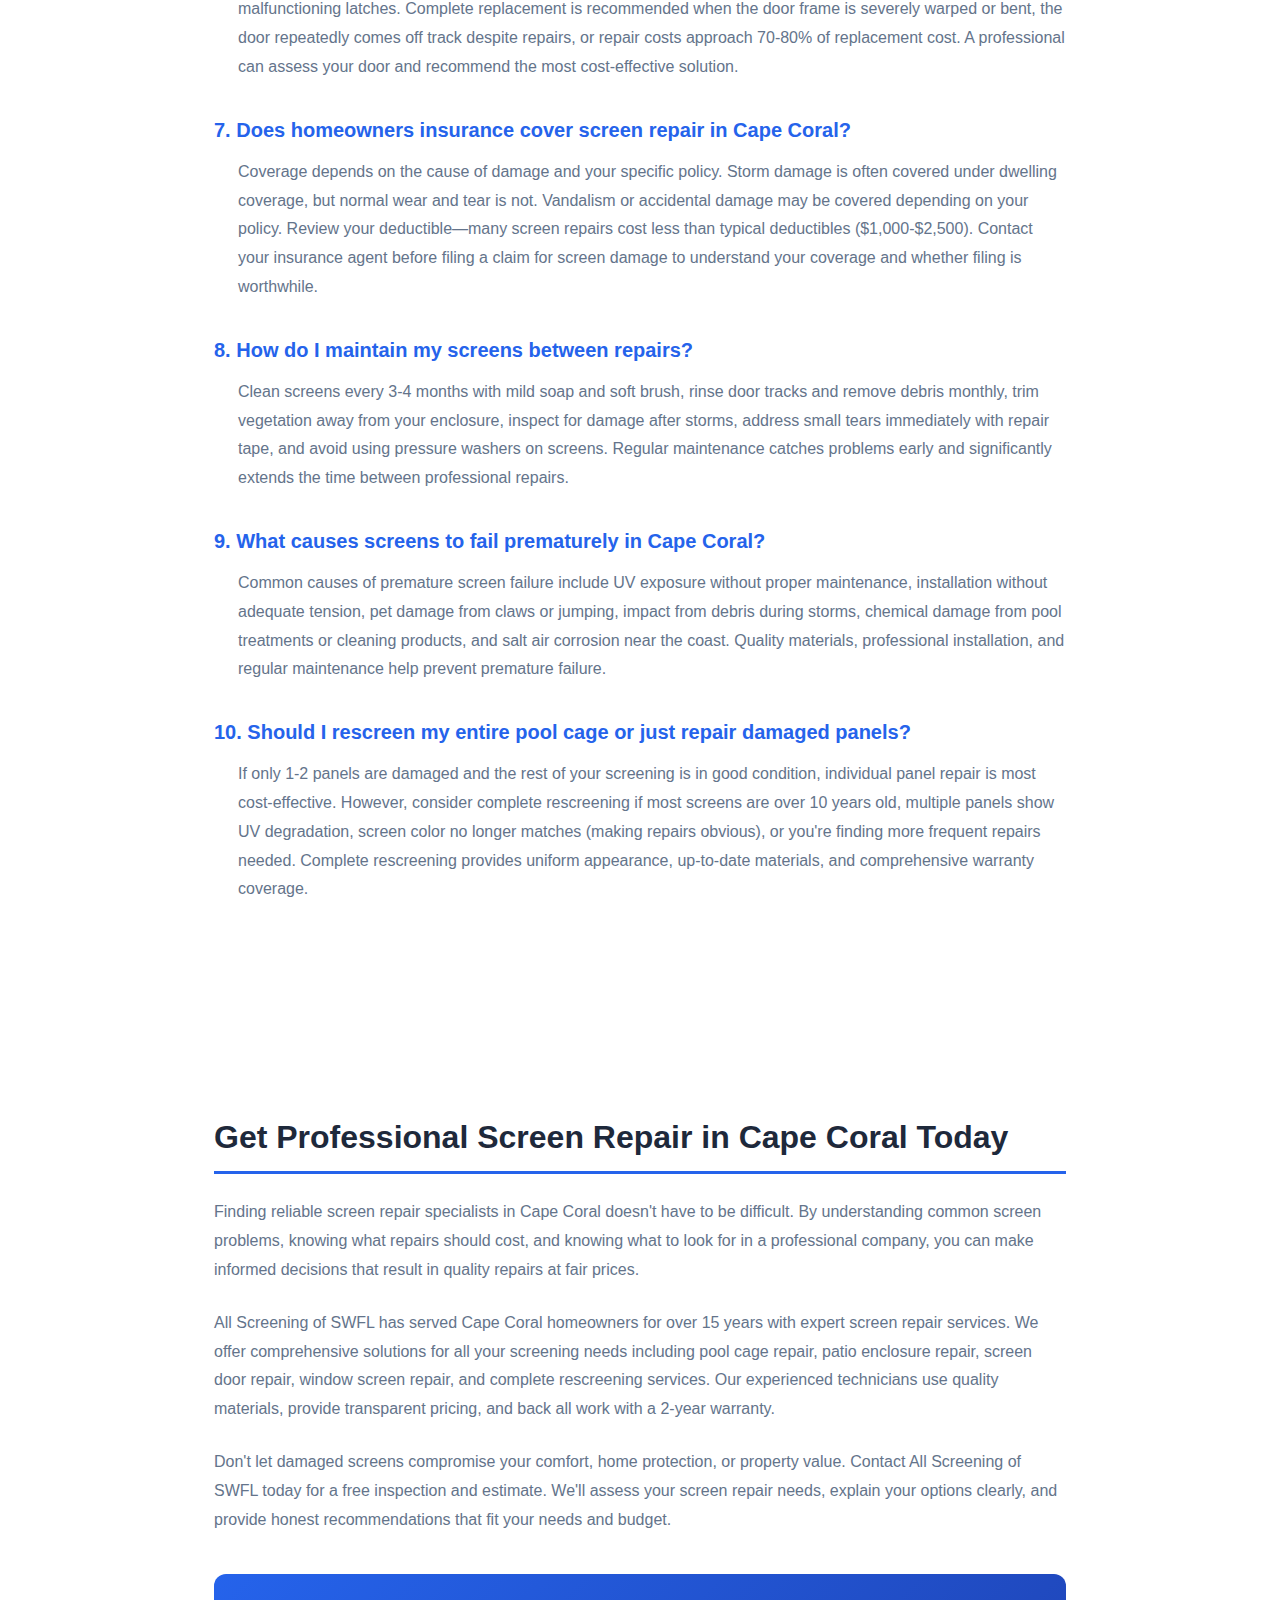
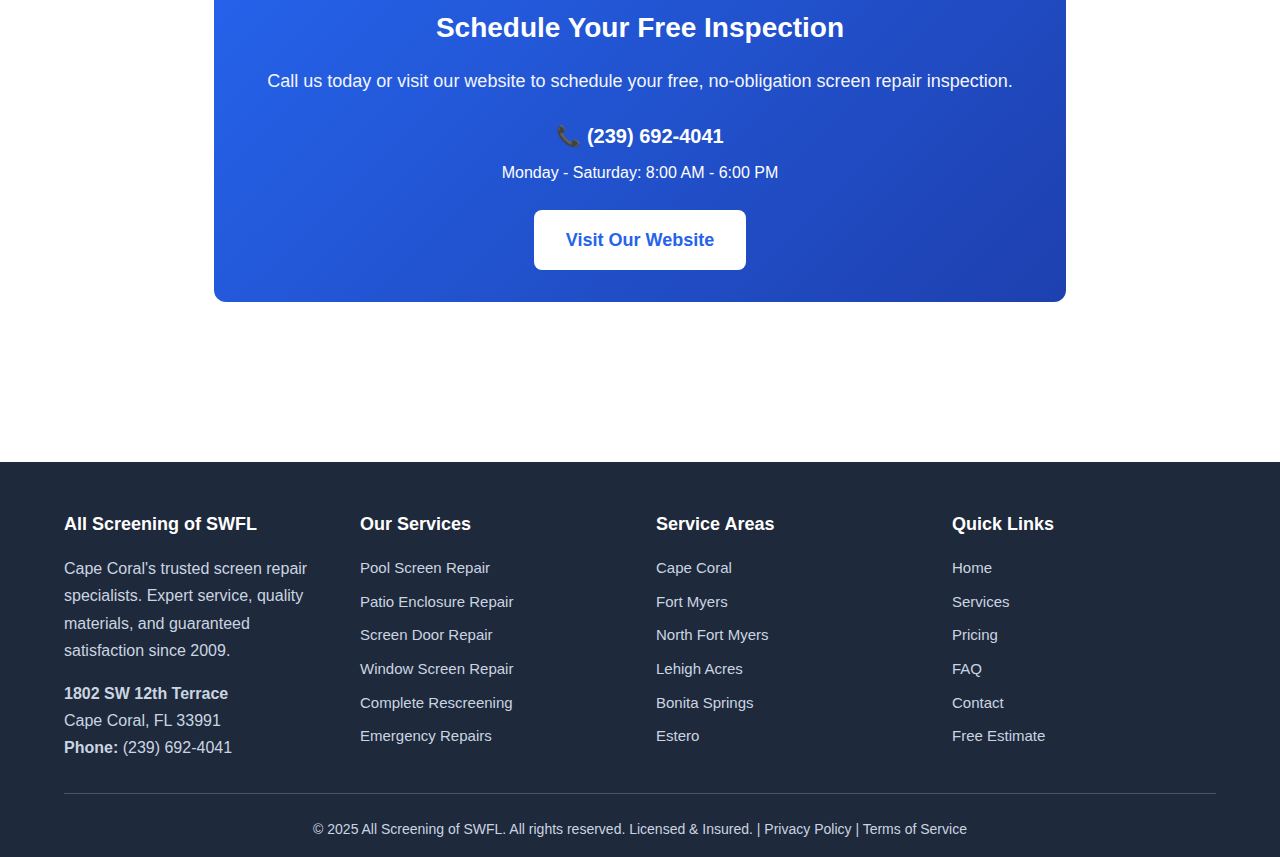
<file: screen-repair-specialists-cape-coral.html>
<!DOCTYPE html>
<html lang="en">
<head>
    <meta charset="UTF-8">
    <meta name="viewport" content="width=device-width, initial-scale=1.0">
    <meta name="description" content="Expert screen repair specialists in Cape Coral FL. Professional pool cage, patio, and door screen repair services. Licensed, insured, same-day service available. 2-year warranty on all repairs.">
    <meta name="keywords" content="screen repair specialists Cape Coral, pool screen repair, patio screen repair, screen door repair, Cape Coral">
    <title>Screen Repair Specialists Cape Coral FL | Expert Repair Services</title>
    <link rel="stylesheet" href="styles.css">
</head>
<body>
    <!-- Header -->
    <header class="site-header">
        <div class="container">
            <div class="header-content">
                <div class="branding">
                    <h1 class="site-title">All Screening of SWFL</h1>
                    <p class="tagline">Your Trusted Guide to Screen Repair Specialists in Cape Coral</p>
                </div>
                <nav class="main-nav">
                    <ul>
                        <li><a href="index.html">Home</a></li>
                        <li><a href="#reviews">Services</a></li>
                        <li><a href="#pricing">Pricing</a></li>
                        <li><a href="#faq">FAQ</a></li>
                        <li><a href="#contact">Contact</a></li>
                    </ul>
                </nav>
            </div>
        </div>
    </header>

    <!-- Article Hero Section -->
    <section class="hero">
        <div class="container">
            <div class="article-meta" style="justify-content: center; margin-bottom: 1rem;">
                <span class="meta-item" style="color: white;">January 16, 2025</span>
                <span class="meta-item" style="color: white;">Screen Repair Services</span>
                <span class="meta-item" style="color: white;">15 min read</span>
            </div>
            <h1 style="font-size: 2.5rem; margin-bottom: 1rem;">Screen Repair Specialists Cape Coral FL: Complete Expert Guide 2025</h1>
            <div class="rating-display" style="justify-content: center; margin-bottom: 1rem;">
                <div class="stars">
                    <span class="star filled">★</span>
                    <span class="star filled">★</span>
                    <span class="star filled">★</span>
                    <span class="star filled">★</span>
                    <span class="star filled">★</span>
                </div>
                <span class="rating-text" style="color: white;">5.0 / 5.0</span>
            </div>
            <p>The most comprehensive guide to finding and working with professional screen repair specialists in Cape Coral. Expert advice, pricing guides, and everything you need to know.</p>
        </div>
    </section>

    <!-- Article Content -->
    <article style="background: white;">
        <div class="container" style="max-width: 900px; padding: 3rem 1.5rem;">

            <!-- Introduction -->
            <section style="margin-bottom: 3rem;">
                <p style="font-size: 1.125rem; line-height: 1.8; color: var(--text-secondary); margin-bottom: 1.5rem;">
                    When you need reliable <a href="https://allscreeningofswfl.com/" style="color: var(--primary-color); font-weight: 600; text-decoration: underline;">screen repair specialists Cape Coral</a> homeowners trust, understanding your options is essential. Whether you're dealing with torn pool cage screens, damaged patio enclosures, malfunctioning screen doors, or deteriorating window screens, professional repair specialists can restore your screens quickly and affordably.
                </p>
                <p style="font-size: 1.125rem; line-height: 1.8; color: var(--text-secondary); margin-bottom: 1.5rem;">
                    Cape Coral's unique climate—with intense sun exposure, high humidity, salt air, and frequent storms—takes a significant toll on screen enclosures and screening materials. This comprehensive guide covers everything you need to know about screen repair services in Cape Coral, from understanding common problems to choosing the right specialist and getting fair pricing.
                </p>
            </section>

            <!-- CTA Section 1 -->
            <section style="background-color: var(--background-gray); padding: 2.5rem; border-radius: var(--radius-lg); margin-bottom: 3rem; text-align: center;">
                <h3 style="font-size: 1.75rem; font-weight: 700; color: var(--text-primary); margin-bottom: 1rem;">Need Professional Screen Repair Services?</h3>
                <p style="font-size: 1.125rem; color: var(--text-secondary); margin-bottom: 1.5rem;">Get expert screen repair from licensed specialists in Cape Coral. Same-day service available with 2-year warranty on all repairs.</p>
                <a href="https://allscreeningofswfl.com/" class="btn btn-primary" style="font-size: 1.125rem; padding: 1rem 2rem;">Get A Free Quote</a>
                <p style="font-size: 0.875rem; color: var(--text-light); margin-top: 1rem;">screen repair specialists Cape Coral</p>
            </section>

            <!-- Common Screen Repair Problems -->
            <section style="margin-bottom: 3rem;">
                <h2 style="font-size: 2rem; font-weight: 700; color: var(--text-primary); margin-bottom: 1.5rem; border-bottom: 3px solid var(--primary-color); padding-bottom: 0.5rem;">Common Screen Repair Problems in Cape Coral</h2>

                <h3 style="font-size: 1.5rem; font-weight: 700; color: var(--text-primary); margin-bottom: 1rem; margin-top: 2rem;">Pool Cage Screen Damage</h3>
                <p style="line-height: 1.8; color: var(--text-secondary); margin-bottom: 1rem;">
                    Pool cage screens are constantly exposed to the elements and see heavy use throughout the year in Cape Coral. Common problems include tears and punctures from falling debris during storms, UV degradation causing screen material to become brittle and tear easily, damage from pool chemicals and chlorine vapors, holes from wildlife or pet activity, and torn spline material that no longer holds the screen in the frame. Even small tears can quickly expand if not repaired promptly, allowing insects and debris into your pool area.
                </p>

                <h3 style="font-size: 1.5rem; font-weight: 700; color: var(--text-primary); margin-bottom: 1rem; margin-top: 2rem;">Patio Screen Enclosure Issues</h3>
                <p style="line-height: 1.8; color: var(--text-secondary); margin-bottom: 1rem;">
                    Patio screen enclosures face similar challenges to pool cages but often suffer additional wear from furniture contact and increased foot traffic. Look for sagging screen panels that have lost tension, loose or damaged frame connections, screens pulling away from the spline groove, tears near corners and connection points, and water damage to lower panels from splash-back or flooding. Patio enclosures typically need more frequent maintenance due to their heavy use.
                </p>

                <h3 style="font-size: 1.5rem; font-weight: 700; color: var(--text-primary); margin-bottom: 1rem; margin-top: 2rem;">Screen Door Problems</h3>
                <p style="line-height: 1.8; color: var(--text-secondary); margin-bottom: 1rem;">
                    Screen doors are the most frequently used component of your enclosure and experience the most wear. Common issues include torn or punctured door screens, doors that don't close properly or won't stay closed, worn or broken rollers causing difficult operation, damaged or loose tracks, broken door closers, malfunctioning latches and locks, and warped or bent door frames. A malfunctioning screen door compromises your entire enclosure by allowing insects easy access.
                </p>

                <h3 style="font-size: 1.5rem; font-weight: 700; color: var(--text-primary); margin-bottom: 1rem; margin-top: 2rem;">Frame and Structural Damage</h3>
                <p style="line-height: 1.8; color: var(--text-secondary); margin-bottom: 1rem;">
                    The aluminum frame that supports your screen enclosure can also need repair. Watch for bent or damaged frame members from impact, corrosion from salt air and moisture exposure, loose or failed connection points, sagging roof panels, and cracked or damaged support posts. Frame damage often requires specialized repair techniques and should be addressed by experienced <a href="https://share.google/DqDvDcTpCPowrmJRQ" style="color: var(--primary-color); font-weight: 600; text-decoration: underline;">screen repair specialists Cape Coral</a> professionals.
                </p>

                <div class="info-box warning" style="margin-top: 2rem;">
                    <h3>Don't Delay Repairs</h3>
                    <p>Small screen damage can quickly become major problems in Cape Coral's climate. Tears expand, frames corrode faster once protective coatings are compromised, and pest infiltration can create health hazards. Address screen damage promptly to prevent costly repairs later.</p>
                </div>
            </section>

            <!-- Types of Screen Repair Services -->
            <section style="margin-bottom: 3rem;">
                <h2 style="font-size: 2rem; font-weight: 700; color: var(--text-primary); margin-bottom: 1.5rem; border-bottom: 3px solid var(--primary-color); padding-bottom: 0.5rem;">Types of Screen Repair Services</h2>

                <h3 style="font-size: 1.5rem; font-weight: 700; color: var(--text-primary); margin-bottom: 1rem; margin-top: 2rem;">Screen Rescreening</h3>
                <p style="line-height: 1.8; color: var(--text-secondary); margin-bottom: 1rem;">
                    Rescreening is the most common repair service, involving the removal of damaged screen material and installation of new screening. Professional rescreening includes removing the old spline and screen material, cleaning the frame groove, installing new screen material with proper tension, securing with new spline, and trimming excess material for a clean finish. Quality rescreening should leave the screen taut and wrinkle-free with no gaps around the edges.
                </p>

                <h3 style="font-size: 1.5rem; font-weight: 700; color: var(--text-primary); margin-bottom: 1rem; margin-top: 2rem;">Pool Cage Repair</h3>
                <p style="line-height: 1.8; color: var(--text-secondary); margin-bottom: 1rem;">
                    Pool cage repair encompasses all aspects of maintaining and repairing your pool enclosure. Services include individual panel rescreening, complete cage rescreening, frame repair and reinforcement, roof panel replacement, door repair and replacement, and hardware replacement (hinges, latches, closers). Many homeowners schedule periodic maintenance to keep their pool cage in optimal condition.
                </p>

                <h3 style="font-size: 1.5rem; font-weight: 700; color: var(--text-primary); margin-bottom: 1rem; margin-top: 2rem;">Patio Screen Enclosure Repair</h3>
                <p style="line-height: 1.8; color: var(--text-secondary); margin-bottom: 1rem;">
                    Patio enclosure repair addresses the unique challenges of screened patio areas. Services include wall panel rescreening, sliding screen door repair, fixed window screen repair, frame alignment and leveling, water damage repair to lower panels, and integration with existing home structure. Patio repairs often require matching existing screen materials and colors to maintain a cohesive appearance.
                </p>

                <h3 style="font-size: 1.5rem; font-weight: 700; color: var(--text-primary); margin-bottom: 1rem; margin-top: 2rem;">Screen Door Repair and Replacement</h3>
                <p style="line-height: 1.8; color: var(--text-secondary); margin-bottom: 1rem;">
                    Screen door specialists provide comprehensive door services including door rescreening, roller replacement and adjustment, track repair or replacement, door frame straightening, closer installation and adjustment, latch and lock repair, and complete door replacement when repair isn't cost-effective. A properly functioning screen door is essential for the security and pest protection of your enclosure.
                </p>

                <h3 style="font-size: 1.5rem; font-weight: 700; color: var(--text-primary); margin-bottom: 1rem; margin-top: 2rem;">Window Screen Repair</h3>
                <p style="line-height: 1.8; color: var(--text-secondary); margin-bottom: 1rem;">
                    Window screen repair services include rescreening all window types, frame repair and replacement, screen installation in new windows, and custom-sized screen fabrication. Many screen repair specialists offer mobile service, taking your window screens for repair and returning them within 24-48 hours.
                </p>

                <div class="info-box success" style="margin-top: 2rem;">
                    <h3>Comprehensive Service Advantage</h3>
                    <p>Choosing a specialist who offers all types of screen repair means one company can handle all your screening needs. This often results in better pricing, more convenient scheduling, and consistent quality across all repairs.</p>
                </div>
            </section>

            <!-- Pricing Section -->
            <section id="pricing" style="margin-bottom: 3rem;">
                <h2 style="font-size: 2rem; font-weight: 700; color: var(--text-primary); margin-bottom: 1.5rem; border-bottom: 3px solid var(--primary-color); padding-bottom: 0.5rem;">Screen Repair Pricing in Cape Coral</h2>

                <p style="line-height: 1.8; color: var(--text-secondary); margin-bottom: 1.5rem;">
                    Understanding typical pricing for screen repair services helps you budget appropriately and recognize fair quotes. Prices vary based on the extent of damage, screen material quality, and accessibility. Here's a comprehensive breakdown of typical costs for <a href="https://maps.app.goo.gl/guXhpdG8G9PSZJTj8" style="color: var(--primary-color); font-weight: 600; text-decoration: underline;">screen repair specialists Cape Coral</a> services:
                </p>

                <div class="table-responsive" style="margin: 2rem 0;">
                    <table class="comparison-table">
                        <thead>
                            <tr>
                                <th>Service Type</th>
                                <th>Average Cost</th>
                                <th>Time Required</th>
                                <th>Material Quality</th>
                            </tr>
                        </thead>
                        <tbody>
                            <tr>
                                <td><strong>Single Panel Rescreen</strong></td>
                                <td>$50 - $100</td>
                                <td>30-45 min</td>
                                <td>Standard/Premium</td>
                            </tr>
                            <tr>
                                <td><strong>Screen Door Rescreen</strong></td>
                                <td>$75 - $150</td>
                                <td>45-90 min</td>
                                <td>Standard/Pet-Proof</td>
                            </tr>
                            <tr>
                                <td><strong>Pool Cage Complete Rescreen</strong></td>
                                <td>$1,200 - $3,500</td>
                                <td>2-4 days</td>
                                <td>Varies by size</td>
                            </tr>
                            <tr>
                                <td><strong>Patio Enclosure Rescreen</strong></td>
                                <td>$800 - $2,500</td>
                                <td>1-3 days</td>
                                <td>Standard/Solar</td>
                            </tr>
                            <tr>
                                <td><strong>Screen Door Roller Replace</strong></td>
                                <td>$50 - $125</td>
                                <td>30-60 min</td>
                                <td>Standard/Heavy-Duty</td>
                            </tr>
                            <tr>
                                <td><strong>Door Track Repair</strong></td>
                                <td>$100 - $250</td>
                                <td>1-2 hours</td>
                                <td>Aluminum</td>
                            </tr>
                            <tr>
                                <td><strong>Frame Repair</strong></td>
                                <td>$150 - $400</td>
                                <td>2-4 hours</td>
                                <td>Per section</td>
                            </tr>
                            <tr>
                                <td><strong>Window Screen Repair</strong></td>
                                <td>$25 - $75</td>
                                <td>20-30 min</td>
                                <td>Standard</td>
                            </tr>
                        </tbody>
                    </table>
                </div>

                <h3 style="font-size: 1.5rem; font-weight: 700; color: var(--text-primary); margin-bottom: 1rem; margin-top: 2rem;">Factors Affecting Repair Costs</h3>
                <ul style="margin-left: 1.5rem; margin-bottom: 1.5rem; line-height: 1.8; color: var(--text-secondary);">
                    <li style="margin-bottom: 0.75rem;"><strong>Screen Material Choice:</strong> Standard fiberglass is most affordable, while specialty materials like pet-proof, solar, or no-see-um screens cost 30-50% more</li>
                    <li style="margin-bottom: 0.75rem;"><strong>Enclosure Size:</strong> Larger pool cages and patios naturally require more material and labor time</li>
                    <li style="margin-bottom: 0.75rem;"><strong>Height and Accessibility:</strong> Hard-to-reach panels or roof sections may incur additional charges</li>
                    <li style="margin-bottom: 0.75rem;"><strong>Extent of Damage:</strong> Multiple damaged panels or structural issues increase overall cost</li>
                    <li style="margin-bottom: 0.75rem;"><strong>Service Timing:</strong> Same-day or emergency service typically costs 20-30% more than scheduled repairs</li>
                    <li style="margin-bottom: 0.75rem;"><strong>Material Quality:</strong> Higher-grade aluminum frames and premium screen materials increase costs but offer better longevity</li>
                </ul>

                <div class="info-box info" style="margin-top: 2rem;">
                    <h3>Get Multiple Quotes</h3>
                    <p>Request detailed written estimates from at least three reputable screen repair specialists. Quotes should itemize labor and materials separately and specify the screen material type and grade. Be wary of quotes significantly lower than others—they may indicate inferior materials or inexperienced technicians.</p>
                </div>
            </section>

            <!-- CTA Section 2 -->
            <section style="background-color: var(--background-gray); padding: 2.5rem; border-radius: var(--radius-lg); margin-bottom: 3rem; text-align: center;">
                <h3 style="font-size: 1.75rem; font-weight: 700; color: var(--text-primary); margin-bottom: 1rem;">Ready to Repair Your Screens?</h3>
                <p style="font-size: 1.125rem; color: var(--text-secondary); margin-bottom: 1.5rem;">All Screening of SWFL offers comprehensive screen repair services throughout Cape Coral. Licensed, insured, and backed by our 2-year warranty.</p>
                <a href="https://allscreeningofswfl.com/" class="btn btn-primary" style="font-size: 1.125rem; padding: 1rem 2rem;">Get A Free Quote</a>
                <p style="font-size: 0.875rem; color: var(--text-light); margin-top: 1rem;">screen repair specialists Cape Coral</p>
            </section>

            <!-- Choosing a Screen Repair Specialist -->
            <section style="margin-bottom: 3rem;">
                <h2 style="font-size: 2rem; font-weight: 700; color: var(--text-primary); margin-bottom: 1.5rem; border-bottom: 3px solid var(--primary-color); padding-bottom: 0.5rem;">How to Choose Screen Repair Specialists in Cape Coral</h2>

                <p style="line-height: 1.8; color: var(--text-secondary); margin-bottom: 1.5rem;">
                    Selecting the right screen repair specialist ensures quality work, fair pricing, and lasting repairs. Here's what to look for when choosing a screen repair company in Cape Coral:
                </p>

                <h3 style="font-size: 1.5rem; font-weight: 700; color: var(--text-primary); margin-bottom: 1rem; margin-top: 2rem;">Licensing and Insurance Verification</h3>
                <p style="line-height: 1.8; color: var(--text-secondary); margin-bottom: 1rem;">
                    Always verify that your screen repair specialist holds appropriate licensing for Lee County. Licensed contractors must meet requirements for training, insurance, and business practices. Request and verify proof of general liability insurance and workers' compensation coverage. This protects you from liability if accidents or property damage occur during repairs. Florida contractors should have a state-issued contractor license number you can verify through the Florida Department of Business and Professional Regulation.
                </p>

                <h3 style="font-size: 1.5rem; font-weight: 700; color: var(--text-primary); margin-bottom: 1rem; margin-top: 2rem;">Experience and Specialization</h3>
                <p style="line-height: 1.8; color: var(--text-secondary); margin-bottom: 1rem;">
                    Look for specialists who focus on screen repair rather than general contractors who offer screening as a side service. Specialized screen repair companies have the right tools, maintain parts and material inventory, understand Cape Coral's specific climate challenges, and complete repairs more efficiently. Ask how long the company has been in business and approximately how many screen repairs they complete annually. Companies with 5+ years of local experience understand the unique demands of Southwest Florida's climate.
                </p>

                <h3 style="font-size: 1.5rem; font-weight: 700; color: var(--text-primary); margin-bottom: 1rem; margin-top: 2rem;">Customer Reviews and Reputation</h3>
                <p style="line-height: 1.8; color: var(--text-secondary); margin-bottom: 1rem;">
                    Check online reviews on Google, Facebook, Better Business Bureau, and Angie's List. Look for patterns in feedback—consistently positive reviews about quality, timeliness, and professionalism are good signs. Pay attention to how companies respond to negative reviews, as this reveals their commitment to customer satisfaction. Don't hesitate to ask for references from recent customers with similar repair needs.
                </p>

                <h3 style="font-size: 1.5rem; font-weight: 700; color: var(--text-primary); margin-bottom: 1rem; margin-top: 2rem;">Warranty and Guarantees</h3>
                <p style="line-height: 1.8; color: var(--text-secondary); margin-bottom: 1rem;">
                    Reputable screen repair specialists stand behind their work with warranties covering both labor and materials. Look for warranties of at least one year on labor and material defects. Quality companies often offer 2-year warranties on complete rescreening projects. Understand what the warranty covers, any exclusions or limitations, and get all warranty terms in writing as part of your contract. Warranties should cover screen material defects, installation errors, and premature screen failure under normal use.
                </p>

                <h3 style="font-size: 1.5rem; font-weight: 700; color: var(--text-primary); margin-bottom: 1rem; margin-top: 2rem;">Detailed Written Estimates</h3>
                <p style="line-height: 1.8; color: var(--text-secondary); margin-bottom: 1rem;">
                    Professional screen repair specialists provide comprehensive written estimates before beginning work. Detailed estimates should include itemized labor costs, material costs with specific screen type and grade specified, clear scope of work describing exactly what will be done, project timeline with estimated completion date, and payment terms and schedule. Be cautious of companies that provide only verbal estimates or vague written quotes. Compare estimates from at least three companies to understand fair market pricing.
                </p>

                <h3 style="font-size: 1.5rem; font-weight: 700; color: var(--text-primary); margin-bottom: 1rem; margin-top: 2rem;">Communication and Professionalism</h3>
                <p style="line-height: 1.8; color: var(--text-secondary); margin-bottom: 1rem;">
                    A company's communication style reveals much about how they'll handle your project. Positive signs include prompt responses to inquiries, clear explanations of repair processes and options, willingness to answer questions thoroughly, professional appearance and branded vehicles, and punctuality for scheduled estimates. Companies that communicate well during the sales process typically provide better service throughout the repair.
                </p>

                <div class="info-box success" style="margin-top: 2rem;">
                    <h3>Red Flags to Watch For</h3>
                    <p>Avoid companies that pressure you for immediate decisions, require large upfront payments (more than 50%), won't provide references, lack proper licensing or insurance, offer prices significantly below competitors, or can't provide detailed written estimates. These warning signs often indicate unprofessional or unreliable service.</p>
                </div>
            </section>

            <!-- Screen Material Options -->
            <section style="margin-bottom: 3rem;">
                <h2 style="font-size: 2rem; font-weight: 700; color: var(--text-primary); margin-bottom: 1.5rem; border-bottom: 3px solid var(--primary-color); padding-bottom: 0.5rem;">Screen Material Options for Cape Coral</h2>

                <p style="line-height: 1.8; color: var(--text-secondary); margin-bottom: 1.5rem;">
                    Choosing the right screen material for your Cape Coral home affects durability, visibility, cost, and performance. Professional <a href="https://juteakter965.github.io/All-Screening-of-SWFL-Pool-Screen-Repair/pool-screen-repair.html" style="color: var(--primary-color); font-weight: 600; text-decoration: underline;">screen repair specialists Cape Coral</a> can help you select the best option for your specific needs:
                </p>

                <h3 style="font-size: 1.5rem; font-weight: 700; color: var(--text-primary); margin-bottom: 1rem; margin-top: 2rem;">Standard Fiberglass Screen</h3>
                <p style="line-height: 1.8; color: var(--text-secondary); margin-bottom: 1rem;">
                    Standard fiberglass screening is the most common and affordable option. It offers good visibility, excellent airflow, resistance to rust and corrosion, and available in charcoal or gray colors. Fiberglass screen works well for most residential applications and typically lasts 7-10 years in Cape Coral's climate with proper maintenance. It's the most economical choice for pool cages and patio enclosures.
                </p>

                <h3 style="font-size: 1.5rem; font-weight: 700; color: var(--text-primary); margin-bottom: 1rem; margin-top: 2rem;">Pet-Resistant Screen</h3>
                <p style="line-height: 1.8; color: var(--text-secondary); margin-bottom: 1rem;">
                    Pet-resistant (also called pet-proof) screening uses a heavier vinyl-coated polyester weave that's significantly stronger than standard screen. Benefits include 7-8 times stronger than fiberglass, resists tears from pet claws and jumping, maintains good visibility and airflow, and ideal for households with dogs or cats. Pet-resistant screen costs about 30-40% more than standard fiberglass but can be worth the investment if your pets regularly interact with your screen enclosure.
                </p>

                <h3 style="font-size: 1.5rem; font-weight: 700; color: var(--text-primary); margin-bottom: 1rem; margin-top: 2rem;">Solar Screen</h3>
                <p style="line-height: 1.8; color: var(--text-secondary); margin-bottom: 1rem;">
                    Solar screening is designed to block UV rays and reduce heat gain in your enclosure. Features include blocks up to 90% of UV radiation, reduces temperature in screened areas by 10-15°F, helps protect furniture and fabrics from sun fading, and available in various densities (70%, 80%, 90% shade). Solar screen costs about 40-50% more than standard screen but can make your pool or patio area significantly more comfortable during Cape Coral's hot summers.
                </p>

                <h3 style="font-size: 1.5rem; font-weight: 700; color: var(--text-primary); margin-bottom: 1rem; margin-top: 2rem;">No-See-Um Screen</h3>
                <p style="line-height: 1.8; color: var(--text-secondary); margin-bottom: 1rem;">
                    No-see-um screening features an ultra-fine mesh (20x20 weave) that blocks even tiny biting insects. Advantages include superior pest protection, blocks sand gnats and no-see-ums, excellent for waterfront properties, and maintains reasonable visibility. The trade-offs are reduced airflow compared to standard screen, slightly darker appearance, and higher cost (30-40% more than standard). This screen type is popular in Cape Coral, especially near water.
                </p>

                <h3 style="font-size: 1.5rem; font-weight: 700; color: var(--text-primary); margin-bottom: 1rem; margin-top: 2rem;">Aluminum Screen</h3>
                <p style="line-height: 1.8; color: var(--text-secondary); margin-bottom: 1rem;">
                    Aluminum screening offers unique benefits including excellent airflow, won't burn from cigarette embers or grills, more rigid than fiberglass, and naturally fire-resistant. However, aluminum screen can dent more easily, may corrode in salt air environments, and typically costs about the same as standard fiberglass. It's sometimes used for specific applications but fiberglass is more common in Cape Coral residential settings.
                </p>

                <div class="info-box info" style="margin-top: 2rem;">
                    <h3>Material Selection Tip</h3>
                    <p>Your screen repair specialist can show you samples of different materials and help you weigh the benefits versus costs for your specific situation. Many homeowners use standard fiberglass for most panels but upgrade to pet-resistant screen for doors and lower panels where damage is most likely to occur.</p>
                </div>
            </section>

            <!-- Maintenance Tips -->
            <section style="margin-bottom: 3rem;">
                <h2 style="font-size: 2rem; font-weight: 700; color: var(--text-primary); margin-bottom: 1.5rem; border-bottom: 3px solid var(--primary-color); padding-bottom: 0.5rem;">Screen Enclosure Maintenance Tips</h2>

                <p style="line-height: 1.8; color: var(--text-secondary); margin-bottom: 1.5rem;">
                    Proper maintenance extends the life of your screen enclosure and reduces the need for repairs. Follow these expert tips to keep your screens in optimal condition:
                </p>

                <h3 style="font-size: 1.5rem; font-weight: 700; color: var(--text-primary); margin-bottom: 1rem; margin-top: 2rem;">Regular Cleaning</h3>
                <p style="line-height: 1.8; color: var(--text-secondary); margin-bottom: 1rem;">
                    Clean screens and frames every 3-4 months to remove dirt, pollen, and salt accumulation. Use a soft brush or cloth with mild soap and water—avoid pressure washers which can damage screens. Rinse thoroughly and allow to air dry. Regular cleaning prevents buildup that can degrade screen material and helps you spot small damage before it becomes serious.
                </p>

                <h3 style="font-size: 1.5rem; font-weight: 700; color: var(--text-primary); margin-bottom: 1rem; margin-top: 2rem;">Trim Nearby Vegetation</h3>
                <p style="line-height: 1.8; color: var(--text-secondary); margin-bottom: 1rem;">
                    Keep trees and bushes trimmed back from your enclosure. Overhanging branches can scratch and tear screens during storms, leaves and debris accumulate in tracks and on panels, and sap drips can damage screen material over time. Maintain at least 2-3 feet of clearance between vegetation and your enclosure.
                </p>

                <h3 style="font-size: 1.5rem; font-weight: 700; color: var(--text-primary); margin-bottom: 1rem; margin-top: 2rem;">Inspect After Storms</h3>
                <p style="line-height: 1.8; color: var(--text-secondary); margin-bottom: 1rem;">
                    After tropical storms or hurricanes, inspect your entire enclosure for damage. Look for torn screens, loose frame connections, bent or damaged aluminum members, and accumulated debris in tracks and gutters. Address storm damage promptly—Cape Coral's frequent storms mean small damage can quickly worsen if left unrepaired.
                </p>

                <h3 style="font-size: 1.5rem; font-weight: 700; color: var(--text-primary); margin-bottom: 1rem; margin-top: 2rem;">Maintain Screen Doors</h3>
                <p style="line-height: 1.8; color: var(--text-secondary); margin-bottom: 1rem;">
                    Clean door tracks monthly to prevent dirt buildup, lubricate rollers annually with silicone spray, adjust door closers as needed for proper tension, and teach family members to close doors gently rather than letting them slam. Well-maintained screen doors last significantly longer and operate more smoothly.
                </p>

                <h3 style="font-size: 1.5rem; font-weight: 700; color: var(--text-primary); margin-bottom: 1rem; margin-top: 2rem;">Address Small Repairs Quickly</h3>
                <p style="line-height: 1.8; color: var(--text-secondary); margin-bottom: 1rem;">
                    Don't ignore small tears or loose spline—they worsen quickly. Small repairs are significantly cheaper than replacing entire panels or dealing with extensive damage. Keep emergency screen repair tape on hand to temporarily patch tears until professional repair can be scheduled.
                </p>

                <div class="info-box success" style="margin-top: 2rem;">
                    <h3>Professional Maintenance Programs</h3>
                    <p>Some screen repair specialists offer annual maintenance programs that include inspection, cleaning, minor repairs, and adjustment of doors and hardware. These programs help catch problems early and can significantly extend the life of your enclosure.</p>
                </div>
            </section>

            <!-- Google Maps -->
            <section style="margin-bottom: 3rem;">
                <h2 style="font-size: 2rem; font-weight: 700; color: var(--text-primary); margin-bottom: 1.5rem; border-bottom: 3px solid var(--primary-color); padding-bottom: 0.5rem;">Visit Our Cape Coral Location</h2>
                <p style="line-height: 1.8; color: var(--text-secondary); margin-bottom: 1.5rem;">
                    All Screening of SWFL proudly serves Cape Coral and all surrounding areas in Lee County. Stop by our location or call us for a free estimate on your screen repair needs.
                </p>
                <div style="position: relative; width: 100%; padding-bottom: 56.25%; height: 0; overflow: hidden; border-radius: var(--radius-lg); box-shadow: var(--shadow-lg);">
                    <iframe src="https://www.google.com/maps/embed?pb=!1m18!1m12!1m3!1d109081.49218855202!2d-82.14192125988583!3d26.626147975819826!2m3!1f0!2f0!3f0!3m2!1i1024!2i768!4f13.1!3m3!1m2!1s0x88db458c09bf08d7%3A0x3ade7ba5110c1d52!2sAll%20Screening%20of%20SWFL!5e1!3m2!1sen!2sus!4v1763324747748!5m2!1sen!2sus" width="600" height="450" style="position: absolute; top: 0; left: 0; width: 100%; height: 100%; border: 0;" allowfullscreen="" loading="lazy" referrerpolicy="no-referrer-when-downgrade"></iframe>
                </div>
            </section>

            <!-- FAQ Section -->
            <section id="faq" style="margin-bottom: 3rem;">
                <h2 style="font-size: 2rem; font-weight: 700; color: var(--text-primary); margin-bottom: 1.5rem; border-bottom: 3px solid var(--primary-color); padding-bottom: 0.5rem;">Frequently Asked Questions About Screen Repair</h2>

                <div style="margin-bottom: 2rem;">
                    <h3 style="font-size: 1.25rem; font-weight: 700; color: var(--primary-color); margin-bottom: 0.75rem;">1. How long does screen repair take in Cape Coral?</h3>
                    <p style="line-height: 1.8; color: var(--text-secondary); padding-left: 1.5rem;">
                        Most single panel repairs take 30-60 minutes. Screen door rescreening typically requires 1-2 hours. Complete pool cage or patio rescreening takes 2-4 days depending on size and complexity. Many specialists offer same-day service for urgent repairs. Your technician can provide a specific timeline based on your particular repair needs.
                    </p>
                </div>

                <div style="margin-bottom: 2rem;">
                    <h3 style="font-size: 1.25rem; font-weight: 700; color: var(--primary-color); margin-bottom: 0.75rem;">2. Can I repair screens myself or should I hire professionals?</h3>
                    <p style="line-height: 1.8; color: var(--text-secondary); padding-left: 1.5rem;">
                        While DIY screen repair is possible for small window screens, professional repair is recommended for pool cages, patio enclosures, and screen doors. Professionals have specialized tools, maintain proper screen tension, ensure even spline installation, and complete repairs faster with better results. Improper DIY repairs can lead to sagging screens, wrinkles, and premature failure.
                    </p>
                </div>

                <div style="margin-bottom: 2rem;">
                    <h3 style="font-size: 1.25rem; font-weight: 700; color: var(--primary-color); margin-bottom: 0.75rem;">3. How long do screen repairs last in Florida's climate?</h3>
                    <p style="line-height: 1.8; color: var(--text-secondary); padding-left: 1.5rem;">
                        Quality screen repairs using standard fiberglass typically last 7-10 years in Cape Coral. Pet-resistant screens may last 10-12 years. Longevity depends on screen material quality, installation quality, exposure to elements, and maintenance. Screens in areas with heavy sun exposure or frequent storm impact may need replacement sooner. Regular maintenance extends screen life significantly.
                    </p>
                </div>

                <div style="margin-bottom: 2rem;">
                    <h3 style="font-size: 1.25rem; font-weight: 700; color: var(--primary-color); margin-bottom: 0.75rem;">4. What's the difference between screen repair and screen replacement?</h3>
                    <p style="line-height: 1.8; color: var(--text-secondary); padding-left: 1.5rem;">
                        Screen repair (rescreening) involves removing damaged screen material and installing new screening in the existing frame. Screen replacement involves replacing both the screen material and the frame. Rescreening is significantly less expensive and appropriate when frames are in good condition. Complete replacement is needed when frames are damaged, bent, or severely corroded.
                    </p>
                </div>

                <div style="margin-bottom: 2rem;">
                    <h3 style="font-size: 1.25rem; font-weight: 700; color: var(--primary-color); margin-bottom: 0.75rem;">5. Do screen repair specialists work in bad weather?</h3>
                    <p style="line-height: 1.8; color: var(--text-secondary); padding-left: 1.5rem;">
                        Screen repair requires dry conditions for proper installation and screen adhesion. Most specialists won't work during rain or when rain is imminent. However, many companies schedule repairs for early morning or late afternoon during Cape Coral's summer rainy season. Emergency repairs like temporary patching may be done regardless of weather to secure your enclosure until proper repair can be completed.
                    </p>
                </div>

                <div style="margin-bottom: 2rem;">
                    <h3 style="font-size: 1.25rem; font-weight: 700; color: var(--primary-color); margin-bottom: 0.75rem;">6. Can damaged screen doors be repaired or do they need replacement?</h3>
                    <p style="line-height: 1.8; color: var(--text-secondary); padding-left: 1.5rem;">
                        Many screen door problems can be repaired including torn screens, worn rollers, loose tracks, broken closers, and malfunctioning latches. Complete replacement is recommended when the door frame is severely warped or bent, the door repeatedly comes off track despite repairs, or repair costs approach 70-80% of replacement cost. A professional can assess your door and recommend the most cost-effective solution.
                    </p>
                </div>

                <div style="margin-bottom: 2rem;">
                    <h3 style="font-size: 1.25rem; font-weight: 700; color: var(--primary-color); margin-bottom: 0.75rem;">7. Does homeowners insurance cover screen repair in Cape Coral?</h3>
                    <p style="line-height: 1.8; color: var(--text-secondary); padding-left: 1.5rem;">
                        Coverage depends on the cause of damage and your specific policy. Storm damage is often covered under dwelling coverage, but normal wear and tear is not. Vandalism or accidental damage may be covered depending on your policy. Review your deductible—many screen repairs cost less than typical deductibles ($1,000-$2,500). Contact your insurance agent before filing a claim for screen damage to understand your coverage and whether filing is worthwhile.
                    </p>
                </div>

                <div style="margin-bottom: 2rem;">
                    <h3 style="font-size: 1.25rem; font-weight: 700; color: var(--primary-color); margin-bottom: 0.75rem;">8. How do I maintain my screens between repairs?</h3>
                    <p style="line-height: 1.8; color: var(--text-secondary); padding-left: 1.5rem;">
                        Clean screens every 3-4 months with mild soap and soft brush, rinse door tracks and remove debris monthly, trim vegetation away from your enclosure, inspect for damage after storms, address small tears immediately with repair tape, and avoid using pressure washers on screens. Regular maintenance catches problems early and significantly extends the time between professional repairs.
                    </p>
                </div>

                <div style="margin-bottom: 2rem;">
                    <h3 style="font-size: 1.25rem; font-weight: 700; color: var(--primary-color); margin-bottom: 0.75rem;">9. What causes screens to fail prematurely in Cape Coral?</h3>
                    <p style="line-height: 1.8; color: var(--text-secondary); padding-left: 1.5rem;">
                        Common causes of premature screen failure include UV exposure without proper maintenance, installation without adequate tension, pet damage from claws or jumping, impact from debris during storms, chemical damage from pool treatments or cleaning products, and salt air corrosion near the coast. Quality materials, professional installation, and regular maintenance help prevent premature failure.
                    </p>
                </div>

                <div style="margin-bottom: 2rem;">
                    <h3 style="font-size: 1.25rem; font-weight: 700; color: var(--primary-color); margin-bottom: 0.75rem;">10. Should I rescreen my entire pool cage or just repair damaged panels?</h3>
                    <p style="line-height: 1.8; color: var(--text-secondary); padding-left: 1.5rem;">
                        If only 1-2 panels are damaged and the rest of your screening is in good condition, individual panel repair is most cost-effective. However, consider complete rescreening if most screens are over 10 years old, multiple panels show UV degradation, screen color no longer matches (making repairs obvious), or you're finding more frequent repairs needed. Complete rescreening provides uniform appearance, up-to-date materials, and comprehensive warranty coverage.
                    </p>
                </div>
            </section>

            <!-- Conclusion -->
            <section style="margin-bottom: 3rem;">
                <h2 style="font-size: 2rem; font-weight: 700; color: var(--text-primary); margin-bottom: 1.5rem; border-bottom: 3px solid var(--primary-color); padding-bottom: 0.5rem;">Get Professional Screen Repair in Cape Coral Today</h2>
                <p style="line-height: 1.8; color: var(--text-secondary); margin-bottom: 1.5rem;">
                    Finding reliable screen repair specialists in Cape Coral doesn't have to be difficult. By understanding common screen problems, knowing what repairs should cost, and knowing what to look for in a professional company, you can make informed decisions that result in quality repairs at fair prices.
                </p>
                <p style="line-height: 1.8; color: var(--text-secondary); margin-bottom: 1.5rem;">
                    All Screening of SWFL has served Cape Coral homeowners for over 15 years with expert screen repair services. We offer comprehensive solutions for all your screening needs including pool cage repair, patio enclosure repair, screen door repair, window screen repair, and complete rescreening services. Our experienced technicians use quality materials, provide transparent pricing, and back all work with a 2-year warranty.
                </p>
                <p style="line-height: 1.8; color: var(--text-secondary); margin-bottom: 1.5rem;">
                    Don't let damaged screens compromise your comfort, home protection, or property value. Contact All Screening of SWFL today for a free inspection and estimate. We'll assess your screen repair needs, explain your options clearly, and provide honest recommendations that fit your needs and budget.
                </p>

                <div style="text-align: center; margin-top: 2.5rem; padding: 2rem; background: linear-gradient(135deg, var(--primary-color) 0%, var(--primary-dark) 100%); border-radius: var(--radius-lg); color: white;">
                    <h3 style="font-size: 1.75rem; margin-bottom: 1rem;">Schedule Your Free Inspection</h3>
                    <p style="font-size: 1.125rem; margin-bottom: 1.5rem; opacity: 0.95;">Call us today or visit our website to schedule your free, no-obligation screen repair inspection.</p>
                    <p style="font-size: 1.25rem; font-weight: 700; margin-bottom: 0.5rem;">📞 (239) 692-4041</p>
                    <p style="font-size: 1rem; margin-bottom: 1.5rem;">Monday - Saturday: 8:00 AM - 6:00 PM</p>
                    <a href="https://allscreeningofswfl.com/" class="btn" style="background: white; color: var(--primary-color); font-size: 1.125rem; padding: 1rem 2rem;">Visit Our Website</a>
                </div>
            </section>

        </div>
    </article>

    <!-- Footer -->
    <footer class="site-footer" id="contact">
        <div class="container">
            <div class="footer-content">
                <div class="footer-section">
                    <h4>All Screening of SWFL</h4>
                    <p>Cape Coral's trusted screen repair specialists. Expert service, quality materials, and guaranteed satisfaction since 2009.</p>
                    <p style="margin-top: 1rem;">
                        <strong>1802 SW 12th Terrace</strong><br>
                        Cape Coral, FL 33991<br>
                        <strong>Phone:</strong> (239) 692-4041
                    </p>
                </div>
                <div class="footer-section">
                    <h4>Our Services</h4>
                    <ul class="footer-links">
                        <li><a href="#">Pool Screen Repair</a></li>
                        <li><a href="#">Patio Enclosure Repair</a></li>
                        <li><a href="#">Screen Door Repair</a></li>
                        <li><a href="#">Window Screen Repair</a></li>
                        <li><a href="#">Complete Rescreening</a></li>
                        <li><a href="#">Emergency Repairs</a></li>
                    </ul>
                </div>
                <div class="footer-section">
                    <h4>Service Areas</h4>
                    <ul class="footer-links">
                        <li><a href="#">Cape Coral</a></li>
                        <li><a href="#">Fort Myers</a></li>
                        <li><a href="#">North Fort Myers</a></li>
                        <li><a href="#">Lehigh Acres</a></li>
                        <li><a href="#">Bonita Springs</a></li>
                        <li><a href="#">Estero</a></li>
                    </ul>
                </div>
                <div class="footer-section">
                    <h4>Quick Links</h4>
                    <ul class="footer-links">
                        <li><a href="index.html">Home</a></li>
                        <li><a href="#reviews">Services</a></li>
                        <li><a href="#pricing">Pricing</a></li>
                        <li><a href="#faq">FAQ</a></li>
                        <li><a href="#contact">Contact</a></li>
                        <li><a href="#">Free Estimate</a></li>
                    </ul>
                </div>
            </div>
            <div class="footer-bottom">
                <p>&copy; 2025 All Screening of SWFL. All rights reserved. Licensed & Insured. | <a href="#">Privacy Policy</a> | <a href="#">Terms of Service</a></p>
            </div>
        </div>
    </footer>
</body>
</html>
</file>
<file: styles.css>
/* Root Variables */
:root {
    --primary-color: #2563eb;
    --primary-dark: #1e40af;
    --primary-light: #3b82f6;
    --secondary-color: #64748b;
    --secondary-dark: #475569;
    --accent-color: #0ea5e9;
    --text-primary: #1e293b;
    --text-secondary: #64748b;
    --text-light: #94a3b8;
    --background: #ffffff;
    --background-gray: #f8fafc;
    --border-color: #e2e8f0;
    --shadow-sm: 0 1px 2px 0 rgba(0, 0, 0, 0.05);
    --shadow-md: 0 4px 6px -1px rgba(0, 0, 0, 0.1);
    --shadow-lg: 0 10px 15px -3px rgba(0, 0, 0, 0.1);
    --shadow-xl: 0 20px 25px -5px rgba(0, 0, 0, 0.1);
    --radius-sm: 0.375rem;
    --radius-md: 0.5rem;
    --radius-lg: 0.75rem;
    --transition: all 0.3s ease;
}

/* Reset and Base Styles */
* {
    margin: 0;
    padding: 0;
    box-sizing: border-box;
}

body {
    font-family: -apple-system, BlinkMacSystemFont, 'Segoe UI', 'Roboto', 'Oxygen', 'Ubuntu', 'Cantarell', 'Fira Sans', 'Droid Sans', 'Helvetica Neue', sans-serif;
    line-height: 1.6;
    color: var(--text-primary);
    background-color: var(--background);
}

img {
    max-width: 100%;
    height: auto;
    display: block;
}

a {
    text-decoration: none;
    color: inherit;
    transition: var(--transition);
}

ul {
    list-style: none;
}

/* Container */
.container {
    max-width: 1200px;
    margin: 0 auto;
    padding: 0 1.5rem;
}

/* Header */
.site-header {
    background: linear-gradient(135deg, var(--primary-color) 0%, var(--primary-dark) 100%);
    color: white;
    padding: 1.5rem 0;
    box-shadow: var(--shadow-md);
    position: sticky;
    top: 0;
    z-index: 1000;
}

.header-content {
    display: flex;
    justify-content: space-between;
    align-items: center;
    flex-wrap: wrap;
    gap: 1rem;
}

.branding {
    flex: 1;
}

.site-title {
    font-size: 1.75rem;
    font-weight: 700;
    margin-bottom: 0.25rem;
}

.tagline {
    font-size: 0.875rem;
    opacity: 0.9;
}

.main-nav ul {
    display: flex;
    gap: 2rem;
    align-items: center;
}

.main-nav a {
    color: white;
    font-weight: 500;
    font-size: 0.9375rem;
    padding: 0.5rem 0;
    position: relative;
}

.main-nav a::after {
    content: '';
    position: absolute;
    bottom: 0;
    left: 0;
    width: 0;
    height: 2px;
    background-color: white;
    transition: width 0.3s ease;
}

.main-nav a:hover::after {
    width: 100%;
}

/* Hero Section */
.hero {
    background: linear-gradient(135deg, #1e40af 0%, #2563eb 100%);
    color: white;
    padding: 4rem 0;
    text-align: center;
}

.hero h2 {
    font-size: 2.5rem;
    font-weight: 700;
    margin-bottom: 1rem;
    line-height: 1.2;
}

.hero p {
    font-size: 1.125rem;
    opacity: 0.95;
    max-width: 800px;
    margin: 0 auto;
}

/* Section Styles */
section {
    padding: 4rem 0;
}

.section-title {
    font-size: 2rem;
    font-weight: 700;
    color: var(--text-primary);
    margin-bottom: 2rem;
    text-align: center;
}

/* Featured Section */
.featured-section {
    background-color: var(--background-gray);
}

.featured-article {
    display: grid;
    grid-template-columns: 1fr 1.5fr;
    gap: 2rem;
    background: white;
    border-radius: var(--radius-lg);
    overflow: hidden;
    box-shadow: var(--shadow-lg);
}

.article-image {
    position: relative;
    background: linear-gradient(135deg, var(--primary-light) 0%, var(--accent-color) 100%);
    min-height: 300px;
    display: flex;
    align-items: center;
    justify-content: center;
}

.featured-badge {
    position: absolute;
    top: 1rem;
    right: 1rem;
    background-color: #f59e0b;
    color: white;
    padding: 0.375rem 0.875rem;
    border-radius: 9999px;
    font-size: 0.75rem;
    font-weight: 600;
    text-transform: uppercase;
    letter-spacing: 0.05em;
}

.image-placeholder {
    font-size: 1.125rem;
    font-weight: 600;
    color: white;
    text-align: center;
    padding: 2rem;
}

.article-content {
    padding: 2rem;
    display: flex;
    flex-direction: column;
    justify-content: center;
}

.article-meta {
    display: flex;
    flex-wrap: wrap;
    gap: 1rem;
    margin-bottom: 1rem;
}

.meta-item {
    font-size: 0.875rem;
    color: var(--text-secondary);
    display: flex;
    align-items: center;
    gap: 0.25rem;
}

.meta-item.date::before {
    content: '📅';
}

.meta-item.category::before {
    content: '📁';
}

.meta-item.reading-time::before {
    content: '⏱️';
}

.article-content h3 {
    font-size: 1.5rem;
    font-weight: 700;
    color: var(--text-primary);
    margin-bottom: 1rem;
    line-height: 1.3;
}

.article-content p {
    color: var(--text-secondary);
    margin-bottom: 1.5rem;
    line-height: 1.7;
}

/* Rating Display */
.rating-display {
    display: flex;
    align-items: center;
    gap: 0.5rem;
    margin-bottom: 1rem;
}

.rating-display.small {
    margin-bottom: 0.75rem;
}

.stars {
    display: flex;
    gap: 0.125rem;
}

.star {
    color: #d1d5db;
    font-size: 1.125rem;
}

.star.filled {
    color: #f59e0b;
}

.star.half {
    color: #f59e0b;
    position: relative;
}

.star.half::after {
    content: '★';
    position: absolute;
    left: 0;
    width: 50%;
    overflow: hidden;
    color: #f59e0b;
}

.rating-text {
    font-weight: 600;
    color: var(--text-primary);
    font-size: 0.9375rem;
}

.review-count {
    color: var(--text-light);
    font-size: 0.875rem;
}

/* Buttons */
.btn {
    display: inline-block;
    padding: 0.75rem 1.5rem;
    border-radius: var(--radius-md);
    font-weight: 600;
    font-size: 0.9375rem;
    text-align: center;
    cursor: pointer;
    transition: var(--transition);
    border: none;
}

.btn-primary {
    background-color: var(--primary-color);
    color: white;
}

.btn-primary:hover {
    background-color: var(--primary-dark);
    transform: translateY(-2px);
    box-shadow: var(--shadow-lg);
}

.btn-secondary {
    background-color: var(--secondary-color);
    color: white;
}

.btn-secondary:hover {
    background-color: var(--secondary-dark);
    transform: translateY(-2px);
    box-shadow: var(--shadow-md);
}

/* Reviews Grid */
.reviews-section {
    background-color: white;
}

.reviews-grid {
    display: grid;
    grid-template-columns: repeat(auto-fill, minmax(320px, 1fr));
    gap: 2rem;
}

.review-card {
    background: white;
    border-radius: var(--radius-lg);
    overflow: hidden;
    box-shadow: var(--shadow-md);
    transition: var(--transition);
    border: 1px solid var(--border-color);
}

.review-card:hover {
    transform: translateY(-4px);
    box-shadow: var(--shadow-xl);
}

.card-header {
    position: relative;
    background: linear-gradient(135deg, var(--primary-light) 0%, var(--accent-color) 100%);
    height: 180px;
    display: flex;
    align-items: center;
    justify-content: center;
}

.card-image-placeholder {
    color: white;
    font-weight: 600;
    font-size: 1.125rem;
    text-align: center;
    padding: 1rem;
}

.badge {
    position: absolute;
    top: 0.75rem;
    right: 0.75rem;
    padding: 0.25rem 0.625rem;
    border-radius: 9999px;
    font-size: 0.75rem;
    font-weight: 600;
    text-transform: uppercase;
    letter-spacing: 0.05em;
}

.badge-new {
    background-color: #10b981;
    color: white;
}

.card-content {
    padding: 1.5rem;
}

.card-meta {
    display: flex;
    gap: 1rem;
    margin-bottom: 0.75rem;
}

.meta-date,
.meta-category {
    font-size: 0.8125rem;
    color: var(--text-light);
}

.card-content h3 {
    font-size: 1.25rem;
    font-weight: 700;
    color: var(--text-primary);
    margin-bottom: 0.75rem;
    line-height: 1.3;
}

.card-content p {
    color: var(--text-secondary);
    font-size: 0.9375rem;
    line-height: 1.6;
    margin-bottom: 1.25rem;
}

/* Categories Section */
.categories-section {
    background-color: var(--background-gray);
}

.categories-grid {
    display: grid;
    grid-template-columns: repeat(auto-fit, minmax(280px, 1fr));
    gap: 1.5rem;
}

.category-card {
    background: white;
    padding: 2rem;
    border-radius: var(--radius-lg);
    text-align: center;
    box-shadow: var(--shadow-md);
    transition: var(--transition);
    border: 2px solid transparent;
}

.category-card:hover {
    border-color: var(--primary-color);
    transform: translateY(-4px);
    box-shadow: var(--shadow-lg);
}

.category-icon {
    font-size: 3rem;
    margin-bottom: 1rem;
}

.category-card h3 {
    font-size: 1.25rem;
    font-weight: 700;
    color: var(--text-primary);
    margin-bottom: 0.5rem;
}

.category-card p {
    color: var(--text-secondary);
    font-size: 0.9375rem;
    margin-bottom: 1.25rem;
}

.category-link {
    color: var(--primary-color);
    font-weight: 600;
    font-size: 0.9375rem;
    display: inline-flex;
    align-items: center;
    gap: 0.25rem;
}

.category-link:hover {
    color: var(--primary-dark);
}

/* Top Rated Section */
.top-rated-section {
    background-color: white;
}

.top-rated-list {
    display: flex;
    flex-direction: column;
    gap: 1.5rem;
}

.rank-item {
    display: grid;
    grid-template-columns: auto 1fr auto;
    gap: 1.5rem;
    align-items: center;
    background: white;
    padding: 1.5rem;
    border-radius: var(--radius-lg);
    box-shadow: var(--shadow-md);
    border: 2px solid var(--border-color);
    transition: var(--transition);
}

.rank-item:hover {
    box-shadow: var(--shadow-lg);
    transform: translateY(-2px);
}

.rank-badge {
    width: 60px;
    height: 60px;
    border-radius: 50%;
    display: flex;
    align-items: center;
    justify-content: center;
    font-size: 1.5rem;
    font-weight: 700;
    color: white;
    flex-shrink: 0;
}

.rank-badge.gold {
    background: linear-gradient(135deg, #fbbf24 0%, #f59e0b 100%);
}

.rank-badge.silver {
    background: linear-gradient(135deg, #d1d5db 0%, #9ca3af 100%);
}

.rank-badge.bronze {
    background: linear-gradient(135deg, #fb923c 0%, #ea580c 100%);
}

.rank-content h3 {
    font-size: 1.5rem;
    font-weight: 700;
    color: var(--text-primary);
    margin-bottom: 0.5rem;
}

.rank-content p {
    color: var(--text-secondary);
    line-height: 1.6;
    margin-bottom: 1rem;
}

.rank-features {
    display: flex;
    flex-wrap: wrap;
    gap: 0.5rem;
}

.feature-tag {
    background-color: var(--background-gray);
    color: var(--text-secondary);
    padding: 0.375rem 0.75rem;
    border-radius: var(--radius-sm);
    font-size: 0.8125rem;
    font-weight: 500;
}

.rank-actions {
    flex-shrink: 0;
}

/* Comparison Table */
.comparison-section {
    background-color: var(--background-gray);
}

.table-responsive {
    overflow-x: auto;
    border-radius: var(--radius-lg);
    box-shadow: var(--shadow-md);
}

.comparison-table {
    width: 100%;
    background: white;
    border-collapse: collapse;
}

.comparison-table thead {
    background-color: var(--primary-color);
    color: white;
}

.comparison-table th {
    padding: 1rem;
    text-align: left;
    font-weight: 600;
    font-size: 0.9375rem;
}

.comparison-table td {
    padding: 1rem;
    border-bottom: 1px solid var(--border-color);
}

.comparison-table tbody tr:hover {
    background-color: var(--background-gray);
}

.comparison-table tbody tr:last-child td {
    border-bottom: none;
}

.stars.small {
    font-size: 0.875rem;
}

.badge-yes {
    background-color: #10b981;
    color: white;
    padding: 0.25rem 0.625rem;
    border-radius: var(--radius-sm);
    font-size: 0.8125rem;
    font-weight: 600;
}

.badge-no {
    background-color: #ef4444;
    color: white;
    padding: 0.25rem 0.625rem;
    border-radius: var(--radius-sm);
    font-size: 0.8125rem;
    font-weight: 600;
}

/* Info Boxes */
.info-boxes-section {
    background-color: white;
}

.info-box {
    padding: 1.5rem;
    border-radius: var(--radius-lg);
    margin-bottom: 1.5rem;
    border-left: 4px solid;
}

.info-box:last-child {
    margin-bottom: 0;
}

.info-box h3 {
    font-size: 1.25rem;
    font-weight: 700;
    margin-bottom: 0.75rem;
}

.info-box p {
    line-height: 1.7;
}

.info-box.info {
    background-color: #dbeafe;
    border-color: #3b82f6;
    color: #1e40af;
}

.info-box.success {
    background-color: #dcfce7;
    border-color: #10b981;
    color: #065f46;
}

.info-box.warning {
    background-color: #fef3c7;
    border-color: #f59e0b;
    color: #92400e;
}

/* Footer */
.site-footer {
    background-color: var(--text-primary);
    color: white;
    padding: 3rem 0 1rem;
}

.footer-content {
    display: grid;
    grid-template-columns: repeat(auto-fit, minmax(250px, 1fr));
    gap: 2rem;
    margin-bottom: 2rem;
}

.footer-section h4 {
    font-size: 1.125rem;
    font-weight: 700;
    margin-bottom: 1rem;
}

.footer-section p {
    color: #cbd5e1;
    line-height: 1.7;
}

.footer-links {
    display: flex;
    flex-direction: column;
    gap: 0.5rem;
}

.footer-links a {
    color: #cbd5e1;
    font-size: 0.9375rem;
}

.footer-links a:hover {
    color: white;
}

.footer-bottom {
    border-top: 1px solid #475569;
    padding-top: 1.5rem;
    text-align: center;
    color: #cbd5e1;
    font-size: 0.875rem;
}

.footer-bottom a {
    color: #cbd5e1;
}

.footer-bottom a:hover {
    color: white;
}

/* Responsive Design */
@media (max-width: 968px) {
    .hero h2 {
        font-size: 2rem;
    }

    .featured-article {
        grid-template-columns: 1fr;
    }

    .article-image {
        min-height: 200px;
    }

    .rank-item {
        grid-template-columns: 1fr;
        gap: 1rem;
    }

    .rank-badge {
        margin: 0 auto;
    }

    .rank-actions {
        text-align: center;
    }

    .main-nav ul {
        gap: 1rem;
    }
}

@media (max-width: 640px) {
    .header-content {
        flex-direction: column;
        text-align: center;
    }

    .main-nav ul {
        flex-wrap: wrap;
        justify-content: center;
        gap: 0.75rem;
    }

    .hero h2 {
        font-size: 1.5rem;
    }

    .hero p {
        font-size: 1rem;
    }

    .section-title {
        font-size: 1.5rem;
    }

    .reviews-grid {
        grid-template-columns: 1fr;
    }

    .categories-grid {
        grid-template-columns: 1fr;
    }

    .comparison-table {
        font-size: 0.875rem;
    }

    .comparison-table th,
    .comparison-table td {
        padding: 0.75rem 0.5rem;
    }
}
</file>
